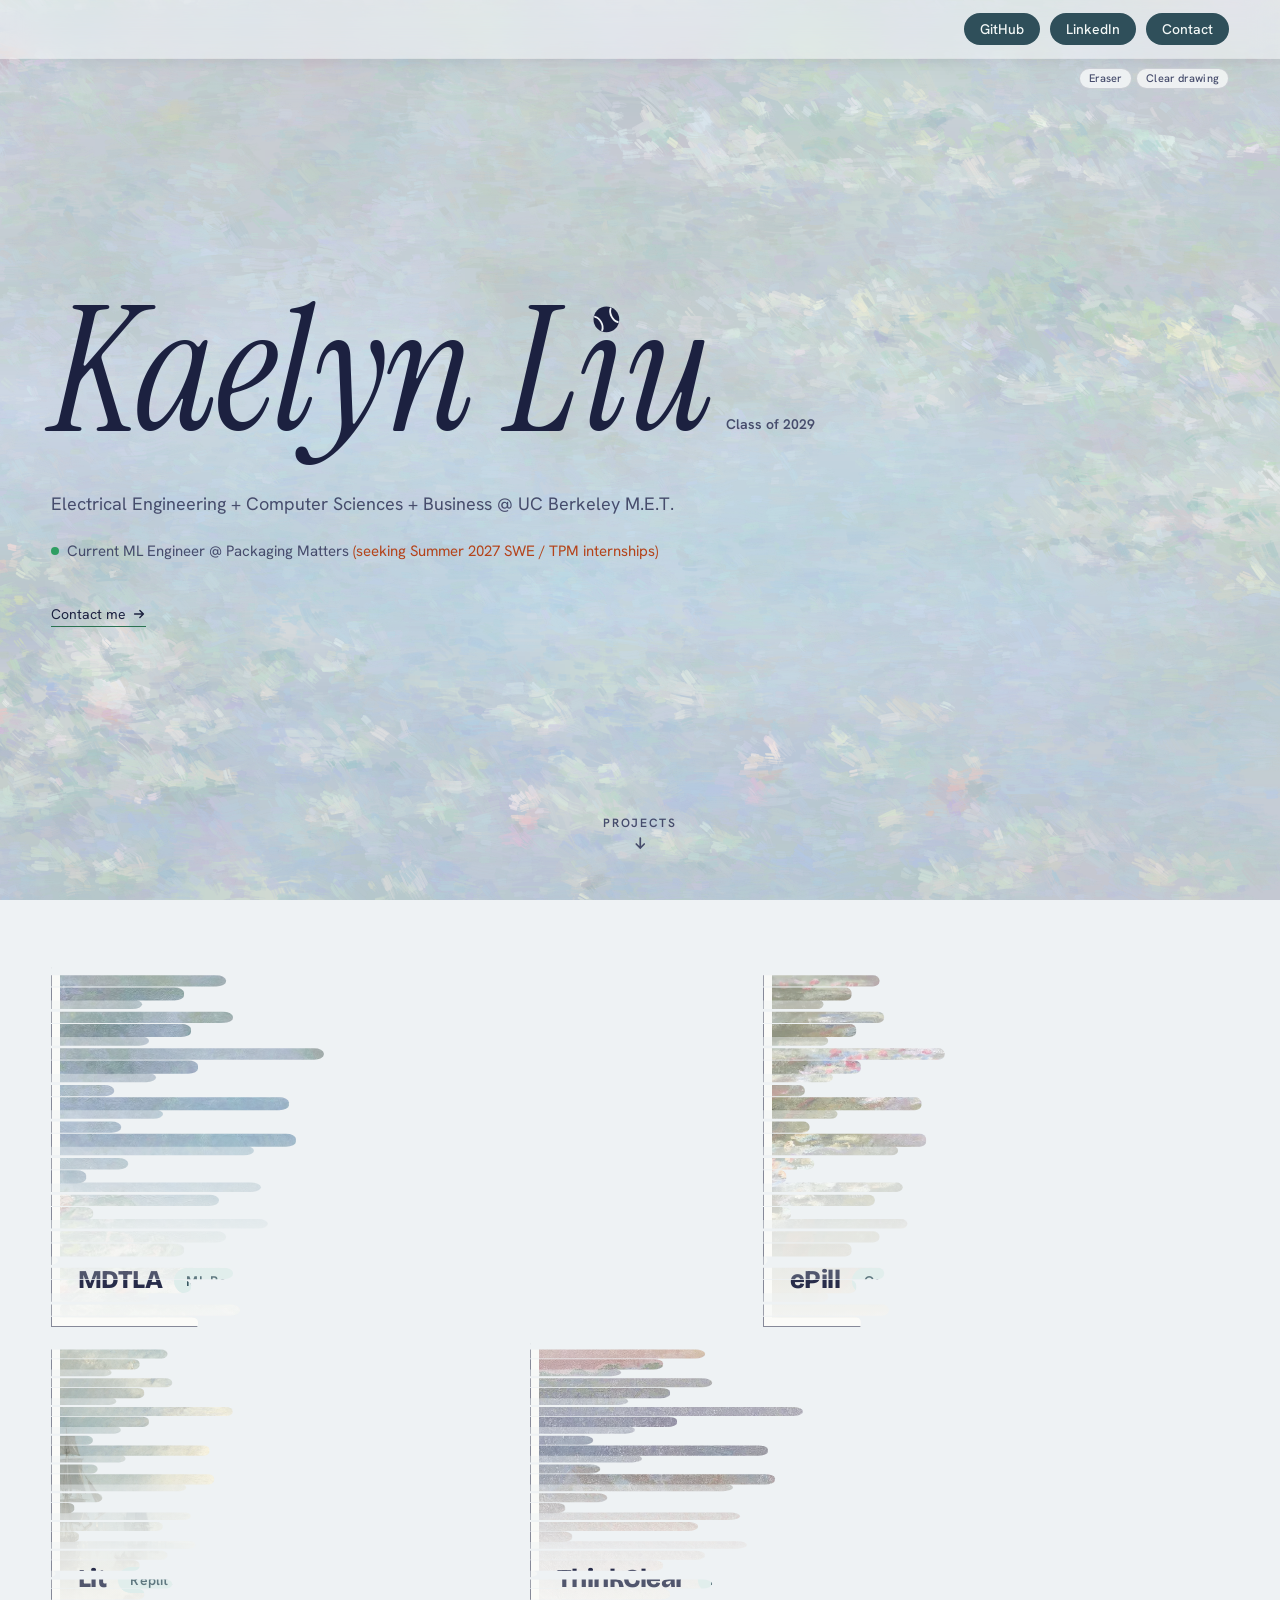
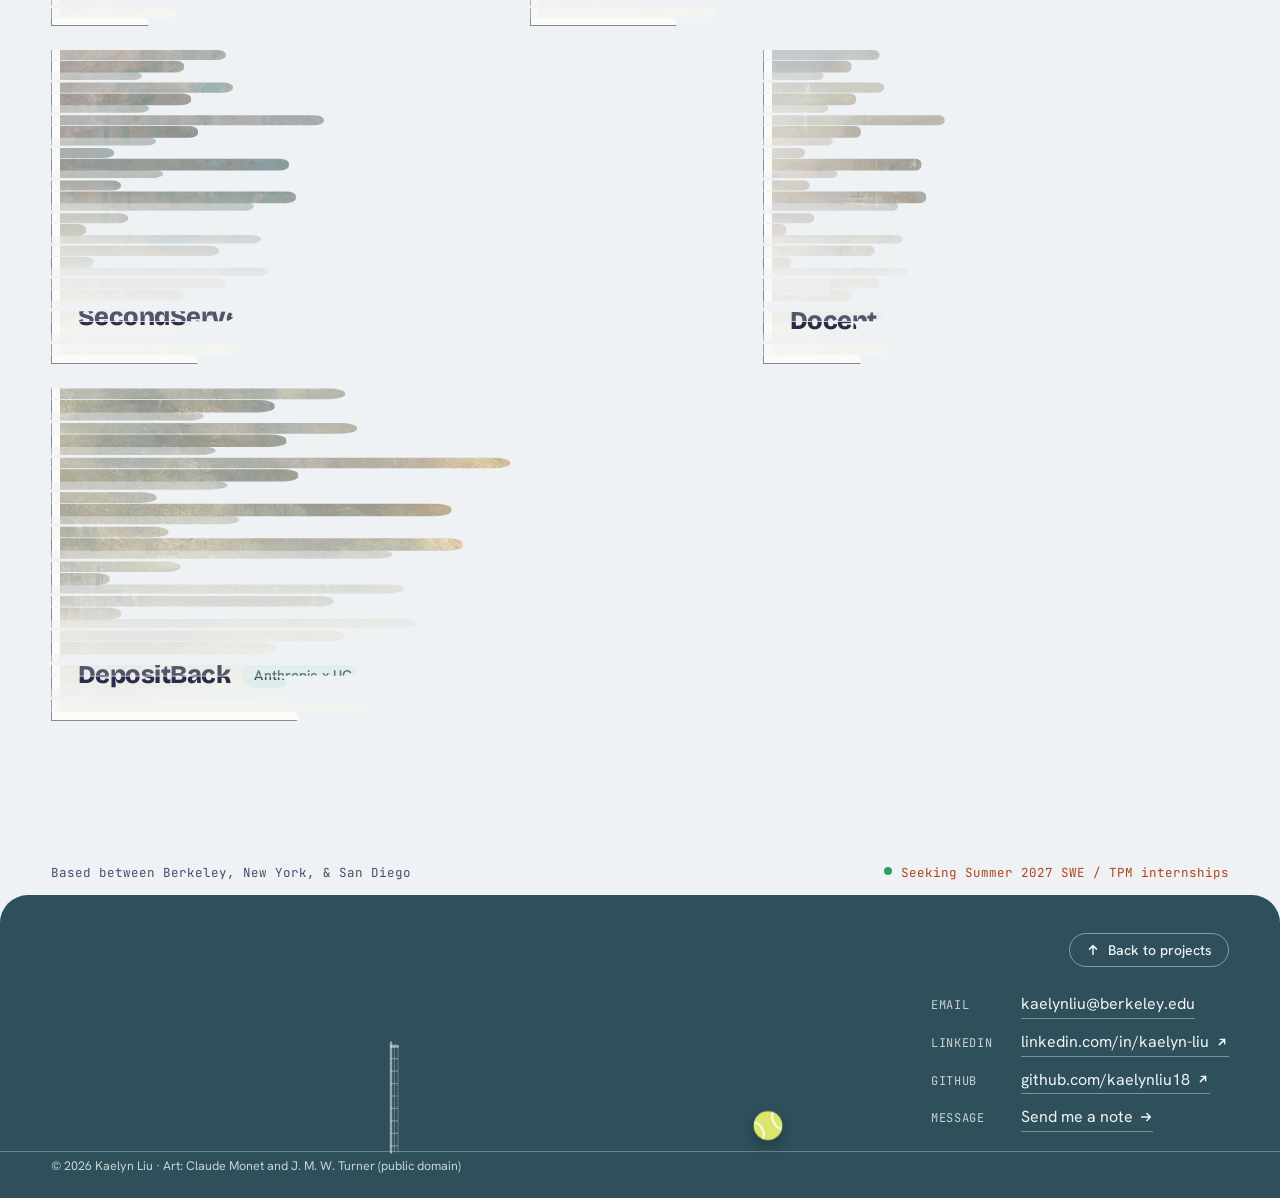
<file: index.html>
<!doctype html>
<html lang="en">
<head>
<meta charset="utf-8">
<meta name="viewport" content="width=device-width, initial-scale=1">
<title>Kaelyn Liu · Software Engineer</title>
<meta name="description" content="Kaelyn Liu: software engineer studying EECS + Business at UC Berkeley. Computer vision, ML and full-stack projects.">
<link rel="preconnect" href="https://fonts.googleapis.com">
<link rel="preconnect" href="https://fonts.gstatic.com" crossorigin>
<link href="https://fonts.googleapis.com/css2?family=Bricolage+Grotesque:opsz,wght@12..96,500;12..96,700;12..96,800&family=Hanken+Grotesk:wght@400;500;600&family=JetBrains+Mono:wght@400;500&family=Instrument+Serif:ital@1&display=swap" rel="stylesheet">
<link rel="stylesheet" href="styles.css?v=215">
<link rel="icon" href="data:image/svg+xml,%3Csvg xmlns='http://www.w3.org/2000/svg' viewBox='0 0 32 32'%3E%3Crect width='32' height='32' rx='6' fill='%23cfdcef'/%3E%3Cpath d='M9 8v16M9 16l9-8M12 14l7 10' stroke='%231c2140' stroke-width='3' fill='none' stroke-linecap='round'/%3E%3C/svg%3E">
</head>
<body>
<a class="skip" href="#projects">Skip to projects</a>

<header class="nav" id="top">
  <a class="brand" href="#top">Kaelyn Liu</a>
  <nav class="nav-links" aria-label="Profiles">
    <a class="nav-pill" href="https://github.com/kaelynliu18" target="_blank" rel="noopener">GitHub</a>
    <a class="nav-pill" href="https://linkedin.com/in/kaelyn-liu" target="_blank" rel="noopener">LinkedIn</a>
    <a class="nav-pill" href="contact.html">Contact</a>
  </nav>
</header>

<main>
  <div class="top">
    <!-- Hero -->
    <section class="hero" aria-labelledby="name">
      <div class="hero-id">
        <div class="name-row"><h1 id="name" aria-label="Kaelyn Liu"><span class="nm" aria-hidden="true"><span class="ch" style="--d:0">K</span><span class="ch" style="--d:1">a</span><span class="ch" style="--d:2">e</span><span class="ch" style="--d:3">l</span><span class="ch" style="--d:4">y</span><span class="ch" style="--d:5">n</span><span class="ch sp" style="--d:6"> </span><span class="ch" style="--d:7">L</span><span class="ch idot" style="--d:8">ı<span class="ball" aria-hidden="true"><svg viewBox="0 0 20 20"><circle cx="10" cy="10" r="9.6" fill="#1c2140"/><path transform="rotate(-28 10 10)" d="M3.4 4.3c2.9 2.5 2.9 8.9 0 11.4M16.6 4.3c-2.9 2.5-2.9 8.9 0 11.4" fill="none" stroke="#eef2f6" stroke-width="1.4" stroke-linecap="round"/></svg></span></span><span class="ch" style="--d:9">u</span></span></h1><span class="year">Class of 2029</span></div>
        <p class="edu">Electrical Engineering + Computer Sciences + Business @ UC Berkeley M.E.T.</p>
      </div>
      <div class="hero-pitch">
        <p class="now"><span class="dot open" aria-hidden="true"></span><span>Current ML Engineer @ Packaging Matters <span class="seek">(seeking Summer 2027 SWE / TPM internships)</span></span></p>
        <p class="reach hero-reach"><a href="contact.html">Contact me <svg class="i" viewBox="0 0 16 16" aria-hidden="true"><path d="M3 8h10M9 4l4 4-4 4"/></svg></a></p>
      </div>
    </section>

    <!-- Projects: a gallery wall of faded Monets, each with its project written over it -->
    <section class="wall" id="projects" aria-labelledby="h-projects">
      <h2 id="h-projects" class="sr-only">Projects</h2>
      <ul class="tiles">
        <li><button class="tile" type="button" data-i="0" aria-controls="d-mdtla">
          <span class="frame"><img class="tile-art" src="assets/mdtla-cover.webp" width="1400" height="1120" alt="" loading="eager"><span class="cover-text"><span class="tile-title"><span class="tile-name">MDTLA</span><span class="badge">ML Researcher @ UAB AI.MED Lab</span></span><span class="tile-line">Multi-scale digital twin for predicting fatty liver disease progression</span><span class="tile-foot"><span class="tile-metric">98.3% classification accuracy</span></span></span></span>
        </button></li>
        <li><button class="tile" type="button" data-i="1" aria-controls="d-epill">
          <span class="frame"><img class="tile-art" src="assets/epill-cover.webp" width="1429" height="1143" alt="" loading="eager"><span class="cover-text"><span class="tile-title"><span class="tile-name">ePill</span><span class="badge">Congressional App Challenge Winner</span></span><span class="tile-line">Synthetic data generation for a computer-vision-based pill tracking app</span><span class="tile-foot"><span class="tile-metric">+3.7% over YOLOv10 baseline</span></span></span></span>
        </button></li>
        <li><button class="tile" type="button" data-i="2" aria-controls="d-lit">
          <span class="frame"><img class="tile-art" src="assets/lit-cover.webp" width="1400" height="1120" alt="" loading="eager"><span class="cover-text"><span class="tile-title"><span class="tile-name">Lit</span><span class="badge">Replit x Uber x ElevenLabs Hackathon Winner</span></span><span class="tile-line">Your on-call engineer</span><span class="tile-foot"><span class="tile-metric">Cut storefront setup time by 73%</span></span></span></span>
        </button></li>
        <li><button class="tile" type="button" data-i="3" aria-controls="d-thinkclear">
          <span class="frame"><img class="tile-art" src="assets/thinkclear-cover.webp" width="1181" height="945" alt="" loading="eager"><span class="cover-text"><span class="tile-title"><span class="tile-name">ThinkClear</span><span class="badge">Edge ML Engineer @ UPenn M&amp;TSI</span></span><span class="tile-line">Bone-conduction smart glasses with real-time edge facial recognition</span><span class="tile-foot"><span class="tile-metric">400k+ API requests supported</span></span></span></span>
        </button></li>
        <li><button class="tile" type="button" data-i="4" aria-controls="d-secondserve">
          <span class="frame"><img class="tile-art" src="assets/secondserve-cover.webp" width="1550" height="1240" alt="" loading="eager"><span class="cover-text"><span class="tile-title"><span class="tile-name">SecondServe</span><span class="badge">Software Developer</span></span><span class="tile-line">Physics-based digital twin for tennis serve optimization</span><span class="tile-foot"><span class="tile-metric wip">Still optimizing</span></span></span></span>
        </button></li>
        <li><button class="tile" type="button" data-i="5" aria-controls="d-docent">
          <span class="frame"><img class="tile-art" src="assets/docent-cover.webp?v=2" width="1400" height="1120" alt="" loading="eager"><span class="cover-text"><span class="tile-title"><span class="tile-name">Docent</span><span class="badge">Software Developer</span></span><span class="tile-line">Description coming soon</span></span></span>
        </button></li>
        <li><button class="tile" type="button" data-i="6" aria-controls="d-depositback">
          <span class="frame"><img class="tile-art" src="assets/depositback-cover.webp?v=2" width="1400" height="1120" alt="" loading="eager"><span class="cover-text"><span class="tile-title"><span class="tile-name">DepositBack</span><span class="badge">Anthropic x UC Berkeley Hackathon Winner</span></span><span class="tile-line">Multi-agent LLM system to help renters get their security deposits back</span><span class="tile-foot"><span class="tile-metric">15s end-to-end analysis</span></span></span></span>
        </button></li>
      </ul>
    </section>
    <div class="stage" aria-live="polite">
      <div class="stage-bar">
        <button class="ctl back" type="button"><svg class="i" viewBox="0 0 16 16" aria-hidden="true"><path d="M13 8H3M7 4 3 8l4 4"/></svg> All projects</button>
      </div>
      <article class="detail" id="d-mdtla" data-i="0" data-cover="assets/mdtla-cover.webp" aria-labelledby="t-mdtla">
        <figure class="detail-fig has-views"><div class="views" role="tablist" aria-label="MDTLA figures"><button type="button" role="tab" aria-selected="true" aria-controls="md-model" id="md-model-tab">Digital twin design</button><button type="button" role="tab" aria-selected="false" aria-controls="md-data" id="md-data-tab" tabindex="-1">Data pipeline</button><button type="button" role="tab" aria-selected="false" aria-controls="md-pred" id="md-pred-tab" tabindex="-1">Results</button></div><div class="view md-stack" role="tabpanel" id="md-model" aria-labelledby="md-model-tab"><p class="md-step md-label md-label-first">General biological structure</p><img class="md-anat" src="assets/liver-structure.webp" width="2516" height="618" loading="lazy" alt="Liver structure in three steps: the whole liver; the liver made of repeating hexagonal lobules; one lobule, with blood vessels running in from the edges to a central vein."><p class="md-credit">Liver structure diagram: <a href="https://old-ib.bioninja.com.au/options/option-d-human-physiology/d3-functions-of-the-liver/liver-structure.html" target="_blank" rel="noopener">BioNinja</a>.</p><p class="md-step md-label">MDTLA framework</p><svg class="md-fw" viewBox="0 0 2220 1390" role="img" aria-label="MDTLA framework: patient data (age, sex, BMI, T2D status, genes) sets model parameters that drive a hexagonal liver-lobule digital twin of hepatocytes, stellate, endothelial and Kupffer cells, linked to the patient by a bidirectional feedback loop."><defs><marker id="mdh" viewBox="0 0 10 10" refX="9" refY="5" markerWidth="5" markerHeight="5" orient="auto"><path d="M0 0 10 5 0 10z" fill="#1c2140"/></marker></defs><image href="assets/mdtla-framework.webp" width="2220" height="1390"/><g fill="none" stroke="#1c2140" marker-end="url(#mdh)"><g class="md-base" stroke-width="2"><path d="M558 364 L771 415"/><path d="M558 364 L771 596"/><path d="M558 364 L771 778"/><path d="M558 364 L771 957"/><path d="M558 364 L771 1138"/><path d="M558 479 L771 415"/><path d="M558 479 L771 596"/><path d="M558 479 L771 778"/><path d="M558 479 L771 957"/><path d="M558 479 L771 1138"/><path d="M558 594 L771 415"/><path d="M558 594 L771 596"/><path d="M558 594 L771 778"/><path d="M558 594 L771 957"/><path d="M558 594 L771 1138"/><path d="M558 710 L771 415"/><path d="M558 710 L771 596"/><path d="M558 710 L771 778"/><path d="M558 710 L771 957"/><path d="M558 710 L771 1138"/><path d="M558 967 L771 415"/><path d="M558 967 L771 596"/><path d="M558 967 L771 778"/><path d="M558 967 L771 957"/><path d="M558 967 L771 1138"/><path d="M558 1083 L771 415"/><path d="M558 1083 L771 596"/><path d="M558 1083 L771 778"/><path d="M558 1083 L771 957"/><path d="M558 1083 L771 1138"/><path d="M558 1198 L771 415"/><path d="M558 1198 L771 596"/><path d="M558 1198 L771 778"/><path d="M558 1198 L771 957"/><path d="M558 1198 L771 1138"/></g><g class="md-base" stroke-width="3"><path d="M1022 415 L1174 600"/><path d="M1022 596 L1174 690"/><path d="M1022 778 L1174 778"/><path d="M1022 957 L1174 866"/><path d="M1022 1138 L1174 955"/></g></g><g class="md-pulse" fill="none" stroke="#2f4f5a" stroke-width="3.2" stroke-linecap="round"><path d="M558 364 L771 415" pathLength="100" style="--d:0.09s"/><path d="M558 364 L771 596" pathLength="100" style="--d:0.05s"/><path d="M558 364 L771 778" pathLength="100" style="--d:0.19s"/><path d="M558 364 L771 957" pathLength="100" style="--d:0.02s"/><path d="M558 364 L771 1138" pathLength="100" style="--d:0.16s"/><path d="M558 479 L771 415" pathLength="100" style="--d:0.11s"/><path d="M558 479 L771 596" pathLength="100" style="--d:0.02s"/><path d="M558 479 L771 778" pathLength="100" style="--d:0.14s"/><path d="M558 479 L771 957" pathLength="100" style="--d:0.02s"/><path d="M558 479 L771 1138" pathLength="100" style="--d:0.12s"/><path d="M558 594 L771 415" pathLength="100" style="--d:0.02s"/><path d="M558 594 L771 596" pathLength="100" style="--d:0.03s"/><path d="M558 594 L771 778" pathLength="100" style="--d:0.12s"/><path d="M558 594 L771 957" pathLength="100" style="--d:0.23s"/><path d="M558 594 L771 1138" pathLength="100" style="--d:0.03s"/><path d="M558 710 L771 415" pathLength="100" style="--d:0.06s"/><path d="M558 710 L771 596" pathLength="100" style="--d:0.17s"/><path d="M558 710 L771 778" pathLength="100" style="--d:0.27s"/><path d="M558 710 L771 957" pathLength="100" style="--d:0.16s"/><path d="M558 710 L771 1138" pathLength="100" style="--d:0.11s"/><path d="M558 967 L771 415" pathLength="100" style="--d:0.28s"/><path d="M558 967 L771 596" pathLength="100" style="--d:0.02s"/><path d="M558 967 L771 778" pathLength="100" style="--d:0.23s"/><path d="M558 967 L771 957" pathLength="100" style="--d:0.08s"/><path d="M558 967 L771 1138" pathLength="100" style="--d:0.05s"/><path d="M558 1083 L771 415" pathLength="100" style="--d:0.03s"/><path d="M558 1083 L771 596" pathLength="100" style="--d:0.09s"/><path d="M558 1083 L771 778" pathLength="100" style="--d:0.23s"/><path d="M558 1083 L771 957" pathLength="100" style="--d:0.05s"/><path d="M558 1083 L771 1138" pathLength="100" style="--d:0.16s"/><path d="M558 1198 L771 415" pathLength="100" style="--d:0.19s"/><path d="M558 1198 L771 596" pathLength="100" style="--d:0.11s"/><path d="M558 1198 L771 778" pathLength="100" style="--d:0.16s"/><path d="M558 1198 L771 957" pathLength="100" style="--d:0.02s"/><path d="M558 1198 L771 1138" pathLength="100" style="--d:0.02s"/><path class="fast" d="M1022 415 L1174 600" pathLength="100" style="--d:3.12s"/><path class="fast" d="M1022 596 L1174 690" pathLength="100" style="--d:3.18s"/><path class="fast" d="M1022 778 L1174 778" pathLength="100" style="--d:3.24s"/><path class="fast" d="M1022 957 L1174 866" pathLength="100" style="--d:3.31s"/><path class="fast" d="M1022 1138 L1174 955" pathLength="100" style="--d:3.37s"/></g></svg></div><div class="view" role="tabpanel" id="md-data" aria-labelledby="md-data-tab" hidden><svg class="flow" viewBox="0 0 1340 790" role="img" aria-labelledby="md-data-title" font-family="inherit"><title id="md-data-title">MDTLA data preprocessing: of 29,404 participants in a Brazil cohort, 20,197 without follow-up were excluded, leaving 9,207. Variables more than 5% missing were deleted and remaining gaps filled by KNN imputation. Separately, gene expression from 191 participants in the European NAFLD Registry went through differential gene expression analysis in R and pathway enrichment analysis. Both feed digital twin model training.</title><defs><marker id="da" viewBox="0 0 10 10" refX="9" refY="5" markerWidth="8" markerHeight="8" orient="auto"><path d="M0 1 9 5 0 9z" fill="#464c6c"/></marker></defs><text x="40" y="28" font-size="18" font-weight="600" letter-spacing="2" fill="#464c6c" opacity=".75">EHR + CLINICAL DATA · BRAZIL COHORT</text><text x="1320" y="28" text-anchor="end" font-size="18" font-weight="600" letter-spacing="2" fill="#464c6c" opacity=".75">GENE EXPRESSION · NAFLD REGISTRY</text><g class="flow-edges" fill="none" stroke-width="2"><path d="M200 180 V296" stroke="#464c6c" marker-end="url(#da)"/><path d="M200 200 H446" stroke="#464c6c" marker-end="url(#da)"/><path d="M200 390 V430 H135 V466" stroke="#464c6c" marker-end="url(#da)"/><path d="M200 430 H445 V466" stroke="#464c6c" marker-end="url(#da)"/><path d="M445 580 V720 H466" stroke="#464c6c" marker-end="url(#da)"/><path d="M1160 180 V256" stroke="#464c6c" marker-end="url(#da)"/><path d="M1160 400 V476" stroke="#464c6c" marker-end="url(#da)"/><path d="M1000 330 H800 V666" stroke="#464c6c" marker-end="url(#da)"/><path d="M1160 590 V720 H894" stroke="#464c6c" marker-end="url(#da)"/></g><rect x="40" y="70" width="320" height="110" rx="14" fill="#e2f1e8" stroke="#9ccbb0" stroke-width="2"/><text text-anchor="middle" font-size="24" fill="#1c2140"><tspan x="200" y="118.4" font-weight="500">29,404 participants</tspan><tspan x="200" y="148.4" font-weight="500">from Brazil cohort</tspan></text><rect x="450" y="150" width="330" height="100" rx="14" fill="#f6f6f8" stroke="#d9dbe3" stroke-width="2"/><text text-anchor="middle" font-size="24" fill="#1c2140"><tspan x="615" y="193.4" font-weight="500">Excluded: no follow-up</tspan><tspan x="615" y="223.4" font-weight="500">(n = 20,197)</tspan></text><rect x="40" y="300" width="320" height="90" rx="14" fill="#f3f5fa" stroke="#c7cde0" stroke-width="2"/><text text-anchor="middle" font-size="24" fill="#1c2140"><tspan x="200" y="353.4" font-weight="500">9,207 included</tspan></text><rect x="0" y="470" width="270" height="110" rx="14" fill="#f6f6f8" stroke="#d9dbe3" stroke-width="2"/><text text-anchor="middle" font-size="24" fill="#1c2140"><tspan x="135" y="518.4" font-weight="500">Variables >5%</tspan><tspan x="135" y="548.4" font-weight="500">missing deleted</tspan></text><rect x="300" y="470" width="290" height="110" rx="14" fill="#f3f5fa" stroke="#c7cde0" stroke-width="2"/><text text-anchor="middle" font-size="24" fill="#1c2140"><tspan x="445" y="518.4" font-weight="500">Remaining gaps filled</tspan><tspan x="445" y="548.4" font-weight="500">with KNN imputation</tspan></text><rect x="1000" y="70" width="320" height="110" rx="14" fill="#e2f1e8" stroke="#9ccbb0" stroke-width="2"/><text text-anchor="middle" font-size="24" fill="#1c2140"><tspan x="1160" y="118.4" font-weight="500">191 participants from</tspan><tspan x="1160" y="148.4" font-weight="500">European NAFLD Registry</tspan></text><rect x="1000" y="260" width="320" height="140" rx="14" fill="#f3f5fa" stroke="#c7cde0" stroke-width="2"/><text text-anchor="middle" font-size="24" fill="#1c2140"><tspan x="1160" y="308.4" font-weight="500">Differential gene</tspan><tspan x="1160" y="338.4" font-weight="500">expression analysis</tspan><tspan x="1160" y="368.4" font-weight="500">in R</tspan></text><rect x="1000" y="480" width="320" height="110" rx="14" fill="#f3f5fa" stroke="#c7cde0" stroke-width="2"/><text text-anchor="middle" font-size="24" fill="#1c2140"><tspan x="1160" y="528.4" font-weight="500">Pathway enrichment</tspan><tspan x="1160" y="558.4" font-weight="500">analysis</tspan></text><rect x="470" y="670" width="420" height="100" rx="14" fill="#fbeee6" stroke="#e6b79d" stroke-width="2"/><text text-anchor="middle" font-size="24" fill="#1c2140"><tspan x="680" y="728.4" font-weight="500">Digital twin model training</tspan></text></svg>


</div><div class="view" role="tabpanel" id="md-pred" aria-labelledby="md-pred-tab" hidden><svg class="md-pred" viewBox="0 0 1596 1056" role="img" aria-label="A 3 by 3 grid of simulated liver tissue at t0, t5 and t10. Control: the tissue stays healthy. Develops MASLD with no treatment: fat droplets spread through the hepatocytes and the vessel network breaks down by t10. Develops MASLD with treatment: fat appears at t5 but has mostly cleared by t10." font-family="inherit"><image href="assets/mdtla-grid.webp" x="250" y="74" width="1338" height="976"/><text x="462" y="48" text-anchor="middle" font-size="46" font-weight="600" fill="#464c6c">t<tspan font-size="30" dy="10">0</tspan></text><text x="917.5" y="48" text-anchor="middle" font-size="46" font-weight="600" fill="#464c6c">t<tspan font-size="30" dy="10">5</tspan></text><text x="1375" y="48" text-anchor="middle" font-size="46" font-weight="600" fill="#464c6c">t<tspan font-size="30" dy="10">10</tspan></text><text transform="translate(216 226) rotate(-90)" text-anchor="middle" font-size="40" font-weight="600" fill="#464c6c">Control</text><text transform="translate(216 562) rotate(-90)" text-anchor="middle" font-size="40" font-weight="600" fill="#464c6c">No treatment</text><text transform="translate(216 898) rotate(-90)" text-anchor="middle" font-size="40" font-weight="600" fill="#464c6c">Treatment</text><path d="M168 442 H150 V1018 H168" fill="none" stroke="#464c6c" stroke-width="2.5" opacity=".7"/><text transform="translate(108 730) rotate(-90)" text-anchor="middle" font-size="40" font-weight="600" fill="#464c6c">Develops MASLD</text></svg><figcaption>Sample predictions from the twin over time: a control patient, and a patient who develops MASLD, with and without an intervention. Yellow dots are steatotic (fatty) liver cells.</figcaption></div></figure>
        <div class="detail-body">
          <div class="title-row"><h3 id="t-mdtla" tabindex="-1">MDTLA</h3><span class="badge">ML Researcher @ UAB AI.MED Lab</span></div>
          <p class="context">Multi-Scale Digital Twin for Liver Aging</p>
          <ul class="results"><li><span class="num">98.3%</span> MASLD classification accuracy, n = 9,200</li><li><span class="num">26.9%</span> lower onset-time RMSE than XGBoost</li></ul>
          <p class="blurb">Fatty liver disease affects 25–40% of Western adults and often goes unnoticed until it's too late. My framework turns a patient's multi-omics and EHR data into a digital twin of their liver. The twin combines mechanistic ODEs, stochastic cell-state transitions and agent-based simulation to predict whether the disease will develop, and when, to within 0.95 years (RMSE).</p>
          <ul class="stack" aria-label="Skills used"><li>MATLAB</li><li>Python</li><li>R</li><li>ODE models</li><li>Markov chains</li><li>Agent-based modeling</li><li>XGBoost</li></ul>
          <p class="links"><a href="https://github.com/kaelynliu18/MDTLA-Digital-Twin-Framework" target="_blank" rel="noopener">Code <svg class="i" viewBox="0 0 16 16" aria-hidden="true"><path d="M5 11 11 5M6 5h5v5"/></svg></a></p>
        </div>
      </article>
      <article class="detail" id="d-epill" data-i="1" data-cover="assets/epill-cover.webp" aria-labelledby="t-epill">
        <figure class="detail-fig has-views"><div class="views" role="tablist" aria-label="ePill figures"><button type="button" role="tab" aria-selected="true" aria-controls="ep-app" id="ep-app-tab">App design</button><button type="button" role="tab" aria-selected="false" aria-controls="ep-sys" id="ep-sys-tab" tabindex="-1">System design</button><button type="button" role="tab" aria-selected="false" aria-controls="ep-data" id="ep-data-tab" tabindex="-1">Synthetic data generation</button></div><div class="view" role="tabpanel" id="ep-app" aria-labelledby="ep-app-tab"><div class="spin"><div class="spin-stage" tabindex="0" role="group" aria-roledescription="carousel" aria-label="App screens in the order a patient uses them; drag, swipe or use the arrow keys to turn"><ol class="spin-track"><li class="spin-phone" data-title="Reminder" data-note="Notifies the patient when meds are due"><span class="device"><img src="assets/epill-screen-reminder.webp" width="540" height="1100" loading="lazy" draggable="false" alt="Reminder pop-up: Time to take your meds! Clindamycin Hydrochloride, Tylenol, with Log now and Remind me later buttons."></span></li><li class="spin-phone" data-title="Schedule" data-note="Shows which pills to take and when"><span class="device"><img src="assets/epill-screen-schedule.webp" width="540" height="1100" loading="lazy" draggable="false" alt="Today's schedule: 8 AM and 12 PM doses marked All taken with photo thumbnails; the 8 PM dose has a Log these pills button."></span></li><li class="spin-phone" data-title="Log pills" data-note="Lets users log pills from a single photo"><span class="device"><img src="assets/epill-screen-log.webp" width="540" height="1100" loading="lazy" draggable="false" alt="Log pills: a photo of five pills in a hand, identified as 3 Clindamycin and 2 Tylenol, both correct, with a Confirm all taken button."></span></li><li class="spin-phone" data-title="Ensure correct count" data-note="Catches errors before they're logged"><span class="device"><img src="assets/epill-screen-wrong.webp" width="540" height="1100" loading="lazy" draggable="false" alt="Log pills with a mismatch: Tylenol 2 pills detected, correct; Clindamycin Hydrochloride flagged in red, detected 2, need 3, with Retake photo and Confirm all taken buttons."></span></li><li class="spin-phone" data-title="Chat" data-note="Keeps the doctor or caregiver easily in reach"><span class="device"><img src="assets/epill-screen-chat.webp" width="540" height="1100" loading="lazy" draggable="false" alt="Chat screen with the patient's doctor, showing the message Hi Dr. Whitfield!"></span></li></ol></div><div class="spin-dots" aria-hidden="true"><i></i><i></i><i></i><i></i><i></i></div><p class="spin-cap" aria-live="polite"><b>1. Reminder</b>Notifies the patient when meds are due</p></div></div><div class="view" role="tabpanel" id="ep-sys" aria-labelledby="ep-sys-tab" hidden><svg class="flow" viewBox="0 0 1600 765" role="img" aria-labelledby="ep-flow-title" font-family="inherit"><title id="ep-flow-title">ePill system design: a reminder prompts the patient to photograph the dose; the photo and the patient's own reference photos go to a Supabase edge function, which asks a Gemini 2.5 Flash model fine-tuned on synthetic images for each pill's name, count and confidence. The app checks the right pill and count, the patient confirms, and the dose log and photo are saved to Postgres and Storage. Confirmed photos become future reference photos, and caregivers see doses update in real time.</title><defs><marker id="ea" viewBox="0 0 10 10" refX="9" refY="5" markerWidth="8" markerHeight="8" orient="auto"><path d="M0 1 9 5 0 9z" fill="#464c6c"/></marker><marker id="eb" viewBox="0 0 10 10" refX="9" refY="5" markerWidth="8" markerHeight="8" orient="auto"><path d="M0 1 9 5 0 9z" fill="#2a7351"/></marker></defs><text x="20" y="28" font-size="18" font-weight="600" letter-spacing="2" fill="#464c6c" opacity=".75">PATIENT APP · REACT NATIVE</text><text x="560" y="28" font-size="18" font-weight="600" letter-spacing="2" fill="#464c6c" opacity=".75">SUPABASE</text><text x="1180" y="28" font-size="18" font-weight="600" letter-spacing="2" fill="#464c6c" opacity=".75">VERTEX AI</text><text x="1040" y="578" font-size="18" font-weight="600" letter-spacing="2" fill="#464c6c" opacity=".75">CAREGIVER</text><g class="flow-edges" fill="none" stroke-width="2"><path d="M170.0 180 V231" stroke="#464c6c" marker-end="url(#ea)"/><path d="M320 285 H556" stroke="#464c6c" marker-end="url(#ea)"/><path d="M960 260 H1176" stroke="#464c6c" marker-end="url(#ea)"/><path d="M1180 315 H964" stroke="#464c6c" marker-end="url(#ea)"/><path d="M560 335 H450 V455 H324" stroke="#464c6c" marker-end="url(#ea)"/><path d="M170.0 560 V616" stroke="#464c6c" marker-end="url(#ea)"/><path d="M320 700 H556" stroke="#464c6c" marker-end="url(#ea)"/><path d="M320 655 H500 V495 H556" stroke="#464c6c" marker-end="url(#ea)"/><path d="M760 440 V364" stroke="#2a7351" marker-end="url(#eb)" stroke-width="2.5"/><path d="M1380 440 V374" stroke="#464c6c" marker-end="url(#ea)"/><path d="M960 680 H1036" stroke="#464c6c" marker-end="url(#ea)"/><path d="M1240 680 H1296" stroke="#464c6c" marker-end="url(#ea)"/></g><text x="438" y="272" text-anchor="middle" font-size="18" fill="#464c6c" font-weight="500" stroke="#fff" stroke-width="6" stroke-linejoin="round" paint-order="stroke">photo + reference photos</text><text x="1068" y="247" text-anchor="middle" font-size="18" fill="#464c6c" font-weight="500" stroke="#fff" stroke-width="6" stroke-linejoin="round" paint-order="stroke">retries if overloaded</text><text x="1072" y="342" text-anchor="middle" font-size="18" fill="#464c6c" font-weight="500" stroke="#fff" stroke-width="6" stroke-linejoin="round" paint-order="stroke">name · count · confidence</text><text x="462" y="400" text-anchor="start" font-size="18" fill="#464c6c" font-weight="500" stroke="#fff" stroke-width="6" stroke-linejoin="round" paint-order="stroke">results</text><text x="438" y="687" text-anchor="middle" font-size="18" fill="#464c6c" font-weight="500" stroke="#fff" stroke-width="6" stroke-linejoin="round" paint-order="stroke">dose log</text><text x="512" y="580" text-anchor="start" font-size="18" fill="#464c6c" font-weight="500" stroke="#fff" stroke-width="6" stroke-linejoin="round" paint-order="stroke">photo</text><text x="774" y="404" text-anchor="start" font-size="18" fill="#2a7351" font-weight="600" stroke="#fff" stroke-width="6" stroke-linejoin="round" paint-order="stroke">past confirmed photos become references</text><text x="1394" y="410" text-anchor="start" font-size="18" fill="#464c6c" font-weight="500" stroke="#fff" stroke-width="6" stroke-linejoin="round" paint-order="stroke">trained on</text><rect x="20" y="70" width="300" height="110" rx="14" fill="#e2f1e8" stroke="#9ccbb0" stroke-width="2"/><text text-anchor="middle" font-size="25" fill="#1c2140"><tspan x="170" y="118.75" font-weight="600">Reminder fires</tspan><tspan x="170" y="148.75" font-size="19" fill="#464c6c">snooze 15 / 30 / 60 min</tspan></text><rect x="20" y="235" width="300" height="100" rx="14" fill="#f3f5fa" stroke="#c7cde0" stroke-width="2"/><text text-anchor="middle" font-size="25" fill="#1c2140"><tspan x="170" y="278.75" font-weight="600">Snap a photo</tspan><tspan x="170" y="308.75" font-weight="600">of the dose</tspan></text><rect x="20" y="420" width="300" height="140" rx="14" fill="#f3f5fa" stroke="#c7cde0" stroke-width="2"/><text text-anchor="middle" font-size="25" fill="#1c2140"><tspan x="170" y="468.75" font-weight="600">Check each pill:</tspan><tspan x="170" y="498.75" font-weight="600">right name,</tspan><tspan x="170" y="528.75" font-weight="600">right count</tspan></text><rect x="20" y="620" width="300" height="110" rx="14" fill="#f3f5fa" stroke="#c7cde0" stroke-width="2"/><text text-anchor="middle" font-size="25" fill="#1c2140"><tspan x="170" y="668.75" font-weight="600">Patient confirms</tspan><tspan x="170" y="698.75" font-size="19" fill="#464c6c">nothing logs on its own</tspan></text><rect x="560" y="210" width="400" height="150" rx="14" fill="#f3f5fa" stroke="#c7cde0" stroke-width="2"/><text text-anchor="middle" font-size="25" fill="#1c2140"><tspan x="760" y="278.75" font-weight="600">Edge function</tspan><tspan x="760" y="308.75" font-size="19" fill="#464c6c">process-image (Deno)</tspan></text><rect x="560" y="440" width="400" height="110" rx="14" fill="#f3f5fa" stroke="#c7cde0" stroke-width="2"/><text text-anchor="middle" font-size="25" fill="#1c2140"><tspan x="760" y="488.75" font-weight="600">Storage</tspan><tspan x="760" y="518.75" font-size="19" fill="#464c6c">private dose photos</tspan></text><rect x="560" y="610" width="400" height="130" rx="14" fill="#f3f5fa" stroke="#c7cde0" stroke-width="2"/><text text-anchor="middle" font-size="25" fill="#1c2140"><tspan x="760" y="653.75" font-weight="600">Postgres</tspan><tspan x="760" y="683.75" font-size="19" fill="#464c6c">meds, dose logs, links</tspan><tspan x="760" y="713.75" font-size="19" fill="#464c6c">row-level security</tspan></text><rect x="1180" y="200" width="400" height="170" rx="14" fill="#fbeee6" stroke="#e6b79d" stroke-width="2"/><text text-anchor="middle" font-size="25" fill="#1c2140"><tspan x="1380" y="278.75" font-weight="600">Gemini 2.5 Flash</tspan><tspan x="1380" y="308.75" font-size="19" fill="#464c6c">fine-tuned on Vertex AI</tspan></text><rect x="1180" y="440" width="400" height="110" rx="14" fill="#f3f5fa" stroke="#c7cde0" stroke-width="2"/><text text-anchor="middle" font-size="25" fill="#1c2140"><tspan x="1380" y="488.75" font-weight="600">Synthetic training</tspan><tspan x="1380" y="518.75" font-size="19" fill="#464c6c">images (Synthetic data tab)</tspan></text><rect x="1040" y="625" width="200" height="110" rx="14" fill="#f3f5fa" stroke="#c7cde0" stroke-width="2"/><text text-anchor="middle" font-size="25" fill="#1c2140"><tspan x="1140" y="673.75" font-weight="600">Realtime</tspan><tspan x="1140" y="703.75" font-size="19" fill="#464c6c">push updates</tspan></text><rect x="1300" y="615" width="280" height="130" rx="14" fill="#e2f1e8" stroke="#9ccbb0" stroke-width="2"/><text text-anchor="middle" font-size="25" fill="#1c2140"><tspan x="1440" y="658.75" font-weight="600">Caregiver app</tspan><tspan x="1440" y="688.75" font-size="19" fill="#464c6c">sees doses live,</tspan><tspan x="1440" y="718.75" font-size="19" fill="#464c6c">edits meds, chats</tspan></text></svg></div><div class="view" role="tabpanel" id="ep-data" aria-labelledby="ep-data-tab" hidden><img class="pipe-flow" src="assets/epill-pipeline.webp" width="2085" height="685" loading="lazy" alt="The synthetic-data pipeline in five steps: 0, the original reference photo of an orange tablet, front and back; 1, image segmentation, the tablet cut out from its background; 2, random positioning, pill outlines scattered on a 1000-pixel canvas; 3, drop shadows rendered where the pills will sit; 4, mimic real-world, the pills composited onto a gray surface."></div></figure>
        <div class="detail-body">
          <div class="title-row"><h3 id="t-epill" tabindex="-1">ePill</h3><span class="badge">Congressional App Challenge Winner</span></div>
          <p class="context">Automatic medication logging</p>
          <ul class="results"><li><span class="num">+3.7%</span> accuracy over a YOLOv10 baseline</li><li><span class="num">2,452</span> pill classes supported</li></ul>
          <p class="blurb"><b>Overview:</b> Medication errors contribute to an estimated 7,000 to 9,000 deaths annually in the U.S. alone, and negatively affect over 7 million people. ePill automates the pill-tracking process, using deep learning to ensure the correct pills are taken at the right time, offering a solution that is faster and more reliable.</p><p class="blurb"><b>Training:</b> Fine-tuned Gemini 2.5 Flash on synthetic images generated using LAB color-space thresholding and Poisson-disk sampling to outperform a YOLOv10 baseline.</p>
          <ul class="stack" aria-label="Skills used"><li>Python</li><li>Gemini 2.5 Flash</li><li>TypeScript</li><li>React Native</li><li>Expo Router</li><li>Supabase Edge Functions</li><li>PostgreSQL</li></ul>
          <p class="links"><a href="https://github.com/kaelynliu18/epill" target="_blank" rel="noopener">Code <svg class="i" viewBox="0 0 16 16" aria-hidden="true"><path d="M5 11 11 5M6 5h5v5"/></svg></a><a href="https://youtu.be/BkJ2n6FV53w" target="_blank" rel="noopener">Demo video <svg class="i" viewBox="0 0 16 16" aria-hidden="true"><path d="M5 11 11 5M6 5h5v5"/></svg></a></p>
        </div>
      </article>
      <article class="detail" id="d-lit" data-i="2" data-cover="assets/lit-cover.webp" aria-labelledby="t-lit">
        <figure class="detail-fig has-views"><div class="views" role="tablist" aria-label="Lit figures"><button type="button" role="tab" aria-selected="true" aria-controls="lit-flow" id="lit-flow-tab">System design</button></div><div class="view" role="tabpanel" id="lit-flow" aria-labelledby="lit-flow-tab"><svg class="flow" viewBox="0 0 1600 780" role="img" aria-labelledby="lit-flow-title" font-family="inherit"><title id="lit-flow-title">Lit system flow: the seller taps call in the lit web app, which uses the phone camera and mic. An ElevenLabs voice agent talks with the seller while Gemini enhances the items the seller shows so they are ready to market; both fill a Zod-checked draft catalog in the lit backend. The seller approves with one tap. A build harness then runs specialist tasks on one Replit app through its MCP server with OAuth: design, frontend, catalog, QA and deploy. After a logged-out check passes, the live shop is on Replit and the seller gets a Your shop is live email.</title><defs><marker id="lta" viewBox="0 0 10 10" refX="9" refY="5" markerWidth="8" markerHeight="8" orient="auto"><path d="M0 1 9 5 0 9z" fill="#464c6c"/></marker></defs><text x="20" y="40" font-size="19" font-weight="600" letter-spacing="2" fill="#464c6c" opacity=".75">ON THE CALL</text><text x="392" y="440" font-size="19" font-weight="600" letter-spacing="2" fill="#464c6c" opacity=".75">BUILD HARNESS: SPECIALIST TASKS ON ONE REPLIT APP (MCP + OAUTH)</text><rect x="20" y="584" width="28" height="28" rx="7" fill="#e3eefb" stroke="#a9c4e6" stroke-width="2"/><text x="62" y="607" font-size="22" fill="#1c2140">AI on the call</text><rect x="20" y="624" width="28" height="28" rx="7" fill="#ebe8fb" stroke="#b3aae4" stroke-width="2"/><text x="62" y="647" font-size="22" fill="#1c2140">Build harness</text><g fill="none" stroke="#464c6c" stroke-width="2"><path d="M220 200 H276" marker-end="url(#lta)"/><path d="M510 200 H540 V120 H566" marker-end="url(#lta)"/><path d="M510 200 H540 V280 H566" marker-end="url(#lta)"/><path d="M820 120 H850 V195 H876" marker-end="url(#lta)"/><path d="M820 280 H850 V225 H876" marker-end="url(#lta)"/><path d="M1100 210 H1156" marker-end="url(#lta)"/><path d="M1260 270 V410 H365 V472" marker-end="url(#lta)"/><path d="M450 520 H496" marker-end="url(#lta)"/><path d="M670 520 H716" marker-end="url(#lta)"/><path d="M890 520 H936" marker-end="url(#lta)"/><path d="M1110 520 H1156" marker-end="url(#lta)"/><path d="M1330 520 H1386" marker-end="url(#lta)"/><path d="M1485 576 V632" marker-end="url(#lta)"/><path d="M1245 564 V600 H1215 V632" marker-end="url(#lta)"/></g><rect x="20" y="140" width="200" height="120" rx="14" fill="#e2f1e8" stroke="#9ccbb0" stroke-width="2"/><text text-anchor="middle" font-size="26" fill="#1c2140"><tspan x="120" y="193.1">Seller</tspan><tspan x="120" y="225.1">taps call</tspan></text><rect x="280" y="132" width="230" height="136" rx="14" fill="#f3f5fa" stroke="#c7cde0" stroke-width="2"/><text text-anchor="middle" font-size="26" fill="#1c2140"><tspan x="395" y="177.1">lit web app:</tspan><tspan x="395" y="209.1">camera + mic,</tspan><tspan x="395" y="241.1">one tap</tspan></text><rect x="570" y="60" width="250" height="120" rx="14" fill="#e3eefb" stroke="#a9c4e6" stroke-width="2"/><text text-anchor="middle" font-size="26" fill="#1c2140"><tspan x="695" y="113.1">ElevenLabs</tspan><tspan x="695" y="145.1">voice agent</tspan></text><rect x="570" y="220" width="250" height="120" rx="14" fill="#e3eefb" stroke="#a9c4e6" stroke-width="2"/><text text-anchor="middle" font-size="26" fill="#1c2140"><tspan x="695" y="273.1">Gemini enhances</tspan><tspan x="695" y="305.1">shown items</tspan></text><rect x="880" y="140" width="220" height="140" rx="14" fill="#f3f5fa" stroke="#c7cde0" stroke-width="2"/><text text-anchor="middle" font-size="26" fill="#1c2140"><tspan x="990" y="187.1">Draft</tspan><tspan x="990" y="219.1">catalog,</tspan><tspan x="990" y="251.1">Zod-checked</tspan></text><rect x="1160" y="150" width="200" height="120" rx="14" fill="#e2f1e8" stroke="#9ccbb0" stroke-width="2"/><text text-anchor="middle" font-size="26" fill="#1c2140"><tspan x="1260" y="203.1">Seller</tspan><tspan x="1260" y="235.1">approves</tspan></text><rect x="280" y="476" width="170" height="88" rx="14" fill="#ebe8fb" stroke="#b3aae4" stroke-width="2"/><text text-anchor="middle" font-size="26" fill="#1c2140"><tspan x="365" y="529.1">Design</tspan></text><rect x="500" y="476" width="170" height="88" rx="14" fill="#ebe8fb" stroke="#b3aae4" stroke-width="2"/><text text-anchor="middle" font-size="26" fill="#1c2140"><tspan x="585" y="529.1">Frontend</tspan></text><rect x="720" y="476" width="170" height="88" rx="14" fill="#ebe8fb" stroke="#b3aae4" stroke-width="2"/><text text-anchor="middle" font-size="26" fill="#1c2140"><tspan x="805" y="529.1">Catalog</tspan></text><rect x="940" y="476" width="170" height="88" rx="14" fill="#ebe8fb" stroke="#b3aae4" stroke-width="2"/><text text-anchor="middle" font-size="26" fill="#1c2140"><tspan x="1025" y="529.1">QA</tspan></text><rect x="1160" y="476" width="170" height="88" rx="14" fill="#ebe8fb" stroke="#b3aae4" stroke-width="2"/><text text-anchor="middle" font-size="26" fill="#1c2140"><tspan x="1245" y="529.1">Deploy</tspan></text><rect x="1390" y="464" width="190" height="112" rx="14" fill="#f3f5fa" stroke="#c7cde0" stroke-width="2"/><text text-anchor="middle" font-size="26" fill="#1c2140"><tspan x="1485" y="513.1">Logged-out</tspan><tspan x="1485" y="545.1">check</tspan></text><rect x="1390" y="636" width="190" height="112" rx="14" fill="#fbeee6" stroke="#e6b79d" stroke-width="2"/><text text-anchor="middle" font-size="26" fill="#1c2140"><tspan x="1485" y="685.1">&#8220;Your shop</tspan><tspan x="1485" y="717.1">is live&#8221; email</tspan></text><rect x="1100" y="636" width="230" height="112" rx="14" fill="#fbeee6" stroke="#e6b79d" stroke-width="2"/><text text-anchor="middle" font-size="26" fill="#1c2140"><tspan x="1215" y="685.1">Live shop</tspan><tspan x="1215" y="717.1">on Replit</tspan></text></svg><figcaption>One call becomes a published Replit app.</figcaption></div></figure>
        <div class="detail-body">
          <div class="title-row"><h3 id="t-lit" tabindex="-1">Lit</h3><span class="badge">Replit x Uber x ElevenLabs Hackathon Winner</span></div>
          <p class="context">Turning low code into no code</p>
          <p class="blurb">1 in 6 U.S. small businesses still have no website, and the ones that do keep prices and stock current by hand. Lit connects ElevenLabs&rsquo; React SDK to an agentic build harness on Replit&rsquo;s MCP server that coordinates full-stack design, catalog and QA, turning one simple call into a published app. A seller shows their products to the phone camera and talks with the voice agent, Gemini enhances the items they show so they&rsquo;re ready to market, and the seller approves the draft with one tap. The &ldquo;your shop is live&rdquo; email goes out only after a logged-out browser check passes, and a later camera-off call updates prices and stock at the same link.</p>
          <ul class="stack" aria-label="Skills used"><li>TypeScript</li><li>Next.js</li><li>React</li><li>Installable PWA</li><li>MediaDevices (camera + mic)</li><li>ElevenLabs Agents</li><li>GPT-4o mini</li><li>Eleven Flash v2</li><li>WebRTC</li><li>Gemini 2.5 Flash-Lite</li><li>Vercel AI Gateway</li><li>gpt-image-1-mini</li><li>Zod</li><li>Postgres</li><li>S3</li><li>Replit MCP server</li><li>OAuth + PKCE</li><li>Replit hosting</li><li>Headless browser QA</li><li>Resend</li></ul>
          <p class="links"><a href="https://github.com/karanpdx/Shopcall" target="_blank" rel="noopener">Code <svg class="i" viewBox="0 0 16 16" aria-hidden="true"><path d="M5 11 11 5M6 5h5v5"/></svg></a></p>
        </div>
      </article>
      <article class="detail" id="d-thinkclear" data-i="3" data-cover="assets/thinkclear-cover.webp" aria-labelledby="t-thinkclear">
        <figure class="detail-fig has-views"><div class="views" role="tablist" aria-label="ThinkClear figures"><button type="button" role="tab" aria-selected="true" aria-controls="tc-cad" id="tc-cad-tab">Glasses design</button><button type="button" role="tab" aria-selected="false" aria-controls="tc-flow" id="tc-flow-tab" tabindex="-1">System design</button></div><div class="view" role="tabpanel" id="tc-cad" aria-labelledby="tc-cad-tab"><video class="fig-video" src="assets/thinkclear-explode.mp4" poster="assets/thinkclear-explode-poster.webp" width="1280" height="878" autoplay muted loop playsinline preload="metadata" aria-label="CAD animation of the ThinkClear glasses: the assembled frame separates into its parts, showing the camera board in the front frame and bone-conduction speakers in both temples, then returns to a front view."></video><figcaption>CAD model.</figcaption></div><div class="view" role="tabpanel" id="tc-flow" aria-labelledby="tc-flow-tab" hidden><svg class="flow" viewBox="0 0 1600 820" role="img" aria-labelledby="flow-title" font-family="inherit"><title id="flow-title">ThinkClear system flow: the glasses recognize faces from camera frames and speak matches through bone-conduction headphones; profiles sync from the Next.js server into a local database; caregivers upload familiar faces in the app, which also powers a memory game with accuracy stats.</title><defs><marker id="fa" viewBox="0 0 10 10" refX="9" refY="5" markerWidth="8" markerHeight="8" orient="auto"><path d="M0 1 9 5 0 9z" fill="#464c6c"/></marker></defs><text x="20" y="22" font-size="19" font-weight="600" letter-spacing="2" fill="#464c6c" opacity=".75">ON THE GLASSES</text><text x="250" y="332" font-size="19" font-weight="600" letter-spacing="2" fill="#464c6c" opacity=".75">PROFILE SYNC</text><text x="20" y="534" font-size="19" font-weight="600" letter-spacing="2" fill="#464c6c" opacity=".75">CAREGIVER APP</text><g class="flow-edges" fill="none" stroke="#464c6c" stroke-width="2" marker-end="url(#fa)"><path d="M190 250 H220 V136 H246"/><path d="M190 250 H220 V426 H246"/><path d="M450 136 H506"/><path d="M760 136 H816"/><path d="M1050 136 H1106"/><path d="M1260 136 H1316"/><path d="M480 426 H546"/><path d="M830 426 H896"/><path d="M190 712 H246"/><path d="M460 712 H516"/><path d="M720 712 H755 V618 H786"/><path d="M720 712 H755 V758 H786"/><path d="M1020 758 H1086"/><path d="M1280 758 H1336"/><path d="M905 560 V530 H690 V504"/></g><rect x="20" y="186" width="170" height="128" rx="14" fill="#e2f1e8" stroke="#9ccbb0" stroke-width="2"/><text text-anchor="middle" font-size="26" fill="#1c2140"><tspan x="105" y="227.1">Launch</tspan><tspan x="105" y="259.1">Raspberry</tspan><tspan x="105" y="291.1">Pi</tspan></text><rect x="250" y="70" width="200" height="132" rx="14" fill="#f3f5fa" stroke="#c7cde0" stroke-width="2"/><text text-anchor="middle" font-size="26" fill="#1c2140"><tspan x="350" y="129.1">For every</tspan><tspan x="350" y="161.1">camera frame</tspan></text><rect x="510" y="62" width="250" height="148" rx="14" fill="#f3f5fa" stroke="#c7cde0" stroke-width="2"/><text text-anchor="middle" font-size="26" fill="#1c2140"><tspan x="635" y="113.1">Pretrained</tspan><tspan x="635" y="145.1">model generates</tspan><tspan x="635" y="177.1">face embedding</tspan></text><rect x="820" y="62" width="230" height="148" rx="14" fill="#f3f5fa" stroke="#c7cde0" stroke-width="2"/><text text-anchor="middle" font-size="26" fill="#1c2140"><tspan x="935" y="113.1">Query local</tspan><tspan x="935" y="145.1">DB for similar</tspan><tspan x="935" y="177.1">embedding</tspan></text><rect x="1110" y="106" width="150" height="60" rx="14" fill="#f3f5fa" stroke="#c7cde0" stroke-width="2"/><text text-anchor="middle" font-size="26" fill="#1c2140"><tspan x="1185" y="145.1">If match</tspan></text><rect x="1320" y="54" width="260" height="164" rx="14" fill="#fbeee6" stroke="#e6b79d" stroke-width="2"/><text text-anchor="middle" font-size="26" fill="#1c2140"><tspan x="1450" y="113.1">Name output</tspan><tspan x="1450" y="145.1">via bone</tspan><tspan x="1450" y="177.1">conduction</tspan></text><rect x="250" y="360" width="230" height="132" rx="14" fill="#f3f5fa" stroke="#c7cde0" stroke-width="2"/><text text-anchor="middle" font-size="26" fill="#1c2140"><tspan x="365" y="403.1">If Next.js</tspan><tspan x="365" y="435.1">server detects</tspan><tspan x="365" y="467.1">a change</tspan></text><rect x="550" y="352" width="280" height="148" rx="14" fill="#f3f5fa" stroke="#c7cde0" stroke-width="2"/><text text-anchor="middle" font-size="26" fill="#1c2140"><tspan x="690" y="403.1">Request profiles,</tspan><tspan x="690" y="435.1">generate embeddings</tspan><tspan x="690" y="467.1">for each person</tspan></text><rect x="900" y="370" width="210" height="112" rx="14" fill="#f3f5fa" stroke="#c7cde0" stroke-width="2"/><text text-anchor="middle" font-size="26" fill="#1c2140"><tspan x="1005" y="419.1">Store in</tspan><tspan x="1005" y="451.1">local DB</tspan></text><rect x="20" y="646" width="170" height="132" rx="14" fill="#e2f1e8" stroke="#9ccbb0" stroke-width="2"/><text text-anchor="middle" font-size="26" fill="#1c2140"><tspan x="105" y="689.1">Launch</tspan><tspan x="105" y="721.1">ThinkClear</tspan><tspan x="105" y="753.1">app</tspan></text><rect x="250" y="638" width="210" height="148" rx="14" fill="#f3f5fa" stroke="#c7cde0" stroke-width="2"/><text text-anchor="middle" font-size="26" fill="#1c2140"><tspan x="355" y="689.1">Caregiver</tspan><tspan x="355" y="721.1">uploads photo</tspan><tspan x="355" y="753.1">and key info</tspan></text><rect x="520" y="646" width="200" height="132" rx="14" fill="#f3f5fa" stroke="#c7cde0" stroke-width="2"/><text text-anchor="middle" font-size="26" fill="#1c2140"><tspan x="620" y="689.1">Familiar face</tspan><tspan x="620" y="721.1">profile</tspan><tspan x="620" y="753.1">created</tspan></text><rect x="790" y="560" width="230" height="116" rx="14" fill="#f3f5fa" stroke="#c7cde0" stroke-width="2"/><text text-anchor="middle" font-size="26" fill="#1c2140"><tspan x="905" y="595.1">Profiles stored</tspan><tspan x="905" y="627.1">on Next.js</tspan><tspan x="905" y="659.1">server</tspan></text><rect x="790" y="700" width="230" height="116" rx="14" fill="#f3f5fa" stroke="#c7cde0" stroke-width="2"/><text text-anchor="middle" font-size="26" fill="#1c2140"><tspan x="905" y="735.1">Profiles shown</tspan><tspan x="905" y="767.1">in a memory</tspan><tspan x="905" y="799.1">game</tspan></text><rect x="1090" y="714" width="190" height="88" rx="14" fill="#f3f5fa" stroke="#c7cde0" stroke-width="2"/><text text-anchor="middle" font-size="26" fill="#1c2140"><tspan x="1185" y="751.1">User plays</tspan><tspan x="1185" y="783.1">the game</tspan></text><rect x="1340" y="702" width="240" height="112" rx="14" fill="#fbeee6" stroke="#e6b79d" stroke-width="2"/><text text-anchor="middle" font-size="26" fill="#1c2140"><tspan x="1460" y="751.1">Accuracy stats</tspan><tspan x="1460" y="783.1">displayed</tspan></text></svg></div></figure>
        <div class="detail-body">
          <div class="title-row"><h3 id="t-thinkclear" tabindex="-1">ThinkClear</h3><span class="badge">Edge ML Engineer @ UPenn M&amp;TSI</span></div>
          <p class="context">Assistive smart glasses</p>
          <ul class="results"><li><span class="num">530 ms</span> on-device face recognition</li><li><span class="num">400k+</span> API requests supported</li></ul>
          <p class="blurb">Smart glasses that help people recognize their loved ones. A Raspberry Pi compares ResNet face embeddings by cosine similarity, then relays the person's name through bone conduction. A companion Next.js mobile game on Vercel helps users practice recalling faces over time.</p>
          <ul class="stack" aria-label="Skills used"><li>Python</li><li>OpenCV</li><li>face_recognition (ResNet)</li><li>NumPy</li><li>Raspberry Pi</li><li>TypeScript</li><li>Next.js</li><li>React</li><li>Prisma</li><li>Clerk</li><li>Vercel Blob</li><li>Tailwind</li></ul>
          <p class="links"><a href="https://github.com/kaelynliu18/ThinkClear" target="_blank" rel="noopener">Code <svg class="i" viewBox="0 0 16 16" aria-hidden="true"><path d="M5 11 11 5M6 5h5v5"/></svg></a><a href="https://devpost.com/software/thi-k-clear" target="_blank" rel="noopener">Devpost <svg class="i" viewBox="0 0 16 16" aria-hidden="true"><path d="M5 11 11 5M6 5h5v5"/></svg></a></p>
        </div>
      </article>
      <article class="detail" id="d-secondserve" data-i="4" data-cover="assets/secondserve-cover.webp" aria-labelledby="t-secondserve">
        <figure class="detail-fig dev-fig"><p class="dev-note"><b>In development</b>A new diagram for this project is on the way.</p></figure>
        <div class="detail-body">
          <div class="title-row"><h3 id="t-secondserve" tabindex="-1">SecondServe</h3><span class="badge">Software Developer</span></div>
          <p class="context">Tennis player digital twin</p>
          <ul class="results"><li><span class="num">4.3×</span> faster optimization (9 cores)</li></ul>
          <p class="blurb">A physics-based digital twin of a tennis player. A 3D athlete modeled in MuJoCo searches for motion parameters with CMA-ES, an evolutionary optimizer, within the body's physical constraints. Parallelizing fitness evaluation across nine CPU cores makes each optimization 4.3× faster.</p>
          <ul class="stack" aria-label="Skills used"><li>Python</li><li>PyTorch</li><li>MuJoCo</li><li>CMA-ES</li><li>NumPy</li><li>SciPy</li><li>OpenCV</li><li>YOLO</li><li>Tennis (peak UTR 7)</li></ul>
          
        </div>
      </article>
      <article class="detail" id="d-docent" data-i="5" data-cover="assets/docent-cover.webp?v=2" aria-labelledby="t-docent">
        <figure class="detail-fig dev-fig"><p class="dev-note"><b>Coming soon</b></p></figure>
        <div class="detail-body">
          <div class="title-row"><h3 id="t-docent" tabindex="-1">Docent</h3><span class="badge">Software Developer</span></div>
          <p class="context">Description coming soon</p>
        </div>
      </article>
      <article class="detail" id="d-depositback" data-i="6" data-cover="assets/depositback-cover.webp?v=2" aria-labelledby="t-depositback">
        <figure class="detail-fig has-views"><div class="views" role="tablist" aria-label="DepositBack figures"><button type="button" role="tab" aria-selected="true" aria-controls="db-app" id="db-app-tab">App design</button><button type="button" role="tab" aria-selected="false" aria-controls="db-flow" id="db-flow-tab" tabindex="-1">System design</button></div><div class="view" role="tabpanel" id="db-app" aria-labelledby="db-app-tab"><div class="spin spin-web"><div class="spin-stage" tabindex="0" role="group" aria-roledescription="carousel" aria-label="App screens in the order a tenant uses them; drag, swipe or use the arrow keys to turn"><ol class="spin-track"><li class="spin-phone" data-title="Upload" data-note="Drop in the landlord&#8217;s itemized statement: a photo, screenshot or PDF"><span class="device web"><img src="assets/depositback-upload.webp" width="1600" height="1330" loading="lazy" draggable="false" alt="The DepositBack start screen: a headline reading Get your security deposit back, a sample agent exchange (Found 5 charges. Two look illegal. Repainting between tenants is routine upkeep. Not allowed.), three steps (Upload, Watch, Send) and a Start your case form with a drop zone for the landlord&#8217;s statement."></span></li><li class="spin-phone" data-title="Agents argue" data-note="Advocates for each side argue the biggest charges, a Judge rules, and the claim total updates live"><span class="device web"><img src="assets/depositback-agents.webp?v=2" width="1600" height="1334" loading="lazy" draggable="false" alt="The case screen during step 2 of 4, Argue: a live feed of agent messages from the Tenant&#8217;s Advocate, Inspector and Landlord&#8217;s Advocate; a summary of 5 charges and $2,115 withheld; a You can claim $780 (up to $2,030) card; and an In court section where both advocates argue the carpet replacement charge."></span></li><li class="spin-phone" data-title="Send the letter" data-note="A ready-to-send demand letter citing Civil Code §1950.5, plus a Gmail draft"><span class="device web"><img src="assets/depositback-letter.webp" width="1600" height="1272" loading="lazy" draggable="false" alt="The results: a Broken window blinds charge marked Allowed with its legal reason and citation, then Claude finished the job with an editable demand letter to the landlord citing California Civil Code 1950.5, and buttons to email the landlord or copy the letter."></span></li></ol></div><div class="spin-dots" aria-hidden="true"><i></i><i></i><i></i></div><p class="spin-cap" aria-live="polite"><b>1. Upload</b>Drop in the landlord&#8217;s itemized statement: a photo, screenshot or PDF</p></div></div><div class="view" role="tabpanel" id="db-flow" aria-labelledby="db-flow-tab" hidden><svg class="flow" viewBox="0 0 1600 780" role="img" aria-labelledby="db-flow-title" font-family="inherit"><title id="db-flow-title">DepositBack system flow: the tenant uploads the landlord&#8217;s statement; the Clerk agent reads every charge and gives a first verdict, then routes charges three ways. Charges that need photos go to the Inspector agent, which compares the tenant&#8217;s move-in and move-out photos. The top two contested charges by dollar amount go to court, where a Landlord&#8217;s Advocate and a Tenant&#8217;s Advocate argue and a Judge agent rules. All other charges keep the Clerk&#8217;s verdict. Plain TypeScript then merges the verdicts and computes the refund and the 21-day deadline check, producing a demand letter, a Gmail draft and a calendar reminder.</title><defs><marker id="dba" viewBox="0 0 10 10" refX="9" refY="5" markerWidth="8" markerHeight="8" orient="auto"><path d="M0 1 9 5 0 9z" fill="#464c6c"/></marker></defs><text x="580" y="66" font-size="19" font-weight="600" letter-spacing="2" fill="#464c6c" opacity=".75">CHARGES THAT NEED PHOTOS</text><text x="580" y="298" font-size="19" font-weight="600" letter-spacing="2" fill="#464c6c" opacity=".75">TOP 2 CONTESTED CHARGES BY $</text><text x="580" y="616" font-size="19" font-weight="600" letter-spacing="2" fill="#464c6c" opacity=".75">ALL OTHER CHARGES</text><rect x="1170" y="76" width="28" height="28" rx="7" fill="#ebe8fb" stroke="#b3aae4" stroke-width="2"/><text x="1212" y="99" font-size="22" fill="#1c2140">Claude agent</text><rect x="1170" y="118" width="28" height="28" rx="7" fill="#e2f1e8" stroke="#9ccbb0" stroke-width="2"/><text x="1212" y="141" font-size="22" fill="#1c2140">You</text><rect x="1170" y="160" width="28" height="28" rx="7" fill="#f3f5fa" stroke="#c7cde0" stroke-width="2"/><text x="1212" y="183" font-size="22" fill="#1c2140">Plain TypeScript, no LLM</text><rect x="1170" y="202" width="28" height="28" rx="7" fill="#fbeee6" stroke="#e6b79d" stroke-width="2"/><text x="1212" y="225" font-size="22" fill="#1c2140">What you get</text><g fill="none" stroke="#464c6c" stroke-width="2"><path d="M210 420 H256" marker-end="url(#dba)"/><path d="M510 420 H545 V150 H576" marker-end="url(#dba)"/><path d="M510 420 H545 V690 H576" marker-end="url(#dba)"/><path d="M545 420 H560 V364 H576" marker-end="url(#dba)"/><path d="M545 420 H560 V476 H576" marker-end="url(#dba)"/><path d="M820 150 H876" marker-end="url(#dba)"/><path d="M820 364 H850 V420 H876" marker-end="url(#dba)"/><path d="M820 476 H850 V420"/><path d="M1110 150 H1140 V330 H1166" marker-end="url(#dba)"/><path d="M1110 420 H1140 V360 H1166" marker-end="url(#dba)"/><path d="M1110 690 H1150 V390 H1166" marker-end="url(#dba)"/><path d="M1275 420 V496" marker-end="url(#dba)"/><path d="M1380 592 H1405 V480 H1426" marker-end="url(#dba)"/><path d="M1405 592 H1426" marker-end="url(#dba)"/><path d="M1405 592 V704 H1426" marker-end="url(#dba)"/></g><rect x="20" y="340" width="190" height="160" rx="14" fill="#e2f1e8" stroke="#9ccbb0" stroke-width="2"/><text text-anchor="middle" font-size="26" fill="#1c2140"><tspan x="115" y="397.1">Upload</tspan><tspan x="115" y="429.1">statement</tspan><tspan x="115" y="461.1">+ details</tspan></text><rect x="260" y="328" width="250" height="184" rx="14" fill="#ebe8fb" stroke="#b3aae4" stroke-width="2"/><text text-anchor="middle" font-size="26" fill="#1c2140"><tspan x="385" y="381.1">Clerk reads</tspan><tspan x="385" y="413.1">every charge,</tspan><tspan x="385" y="445.1">gives a first</tspan><tspan x="385" y="477.1">verdict</tspan></text><rect x="580" y="84" width="240" height="132" rx="14" fill="#e2f1e8" stroke="#9ccbb0" stroke-width="2"/><text text-anchor="middle" font-size="26" fill="#1c2140"><tspan x="700" y="127.1">You add</tspan><tspan x="700" y="159.1">move-in and</tspan><tspan x="700" y="191.1">move-out photos</tspan></text><rect x="880" y="84" width="230" height="132" rx="14" fill="#ebe8fb" stroke="#b3aae4" stroke-width="2"/><text text-anchor="middle" font-size="26" fill="#1c2140"><tspan x="995" y="127.1">Inspector</tspan><tspan x="995" y="159.1">compares</tspan><tspan x="995" y="191.1">the photos</tspan></text><rect x="580" y="316" width="240" height="96" rx="14" fill="#ebe8fb" stroke="#b3aae4" stroke-width="2"/><text text-anchor="middle" font-size="26" fill="#1c2140"><tspan x="700" y="357.1">Landlord&#8217;s</tspan><tspan x="700" y="389.1">Advocate</tspan></text><rect x="580" y="428" width="240" height="96" rx="14" fill="#ebe8fb" stroke="#b3aae4" stroke-width="2"/><text text-anchor="middle" font-size="26" fill="#1c2140"><tspan x="700" y="469.1">Tenant&#8217;s</tspan><tspan x="700" y="501.1">Advocate</tspan></text><rect x="880" y="372" width="230" height="96" rx="14" fill="#ebe8fb" stroke="#b3aae4" stroke-width="2"/><text text-anchor="middle" font-size="26" fill="#1c2140"><tspan x="995" y="413.1">Judge</tspan><tspan x="995" y="445.1">rules</tspan></text><rect x="580" y="634" width="530" height="112" rx="14" fill="#f3f5fa" stroke="#c7cde0" stroke-width="2"/><text text-anchor="middle" font-size="26" fill="#1c2140"><tspan x="845" y="683.1">Everything else:</tspan><tspan x="845" y="715.1">the Clerk&#8217;s verdict stands</tspan></text><rect x="1170" y="300" width="210" height="120" rx="14" fill="#f3f5fa" stroke="#c7cde0" stroke-width="2"/><text text-anchor="middle" font-size="26" fill="#1c2140"><tspan x="1275" y="353.1">Merge</tspan><tspan x="1275" y="385.1">verdicts</tspan></text><rect x="1170" y="500" width="210" height="184" rx="14" fill="#f3f5fa" stroke="#c7cde0" stroke-width="2"/><text text-anchor="middle" font-size="26" fill="#1c2140"><tspan x="1275" y="553.1">Compute</tspan><tspan x="1275" y="585.1">refund and</tspan><tspan x="1275" y="617.1">21-day</tspan><tspan x="1275" y="649.1">deadline</tspan></text><rect x="1430" y="440" width="150" height="80" rx="14" fill="#fbeee6" stroke="#e6b79d" stroke-width="2"/><text text-anchor="middle" font-size="26" fill="#1c2140"><tspan x="1505" y="473.1">Demand</tspan><tspan x="1505" y="505.1">letter</tspan></text><rect x="1430" y="552" width="150" height="80" rx="14" fill="#fbeee6" stroke="#e6b79d" stroke-width="2"/><text text-anchor="middle" font-size="26" fill="#1c2140"><tspan x="1505" y="585.1">Gmail</tspan><tspan x="1505" y="617.1">draft</tspan></text><rect x="1430" y="664" width="150" height="80" rx="14" fill="#fbeee6" stroke="#e6b79d" stroke-width="2"/><text text-anchor="middle" font-size="26" fill="#1c2140"><tspan x="1505" y="697.1">Calendar</tspan><tspan x="1505" y="729.1">reminder</tspan></text></svg><figcaption>Multi-agent LLM system decides; plain TypeScript does every dollar and date.</figcaption></div></figure>
        <div class="detail-body">
          <div class="title-row"><h3 id="t-depositback" tabindex="-1">DepositBack</h3><span class="badge">Anthropic x UC Berkeley Hackathon Winner</span></div>
          <p class="context">Helping renters get their security deposits back</p>
          <ul class="results"><li><span class="num">15s</span> end-to-end analysis</li><li><span class="num">5</span> specialized agents</li></ul>
          <p class="blurb">Only 42% of US renters get their security deposit back in full. DepositBack reads a landlord&rsquo;s itemized statement and the move-in and move-out photos, checks every charge against California Civil Code §1950.5, and flags the deductions a tenant can push back on, in about 15 seconds. Five specialized Claude agents split the work, debating each charge&rsquo;s legal scope and comparing photos for real damage versus normal wear. Every dollar and date (the refund owed, the 21-day statutory deadline) comes from a deterministic TypeScript layer instead of the model, so the numbers a tenant takes to their landlord can&rsquo;t be hallucinated. 52 unit-test assertions cover that layer.</p>
          <ul class="stack" aria-label="Skills used"><li>TypeScript</li><li>Claude API</li><li>Multi-agent LLM pipelines</li><li>Multimodal document parsing</li><li>Next.js</li><li>React</li><li>Tailwind</li></ul>
          <p class="links"><a href="https://github.com/kaelynliu18/DepositBack" target="_blank" rel="noopener">Code <svg class="i" viewBox="0 0 16 16" aria-hidden="true"><path d="M5 11 11 5M6 5h5v5"/></svg></a></p>
        </div>
      </article>
    </div>
  </div>

</main>

<footer class="site-foot" aria-labelledby="foot-title">
  <div class="foot-strip">
    <p>Based between Berkeley, New York, &amp; San Diego</p>
    <p class="foot-open"><span class="dot open" aria-hidden="true"></span><span class="seek">Seeking Summer 2027 SWE / TPM internships</span></p>
  </div>
  <div class="foot-panel">
    <!-- the sky over the court follows Berkeley's weather right now (Open-Meteo) -->
    <!-- a side-view court: hold the ball to charge a serve, release to hit it over the net -->
    <div class="foot-court">
      <span class="foot-floor" aria-hidden="true"></span>
      <svg class="foot-net" viewBox="0 0 14 72" preserveAspectRatio="none" aria-hidden="true" focusable="false"><path d="M7 72V2" stroke-width="2.4"/><path d="M7 4h7" stroke-width="2"/><path d="M7 12h7M7 20h7M7 28h7M7 36h7M7 44h7M7 52h7M7 60h7M7 68h7M10.5 4v68M14 4v68" stroke-width=".8" opacity=".7"/></svg>
      <button class="foot-ball" type="button" aria-label="Tennis ball: click to bounce it, hold and release to serve"><svg viewBox="0 0 20 20"><circle cx="10" cy="10" r="9.6" fill="#dbe66a"/><path transform="rotate(-28 10 10)" d="M3.4 4.3c2.9 2.5 2.9 8.9 0 11.4M16.6 4.3c-2.9 2.5-2.9 8.9 0 11.4" fill="none" stroke="#f9fbe9" stroke-width="1.4" stroke-linecap="round"/></svg></button>
      <span class="foot-click" aria-hidden="true">click or hold</span>
      <span class="foot-power" aria-hidden="true"><i></i></span>
    </div>
    <a class="foot-top" href="#projects"><svg class="i" viewBox="0 0 16 16" aria-hidden="true"><path d="M8 13V3M4 7l4-4 4 4"/></svg> Back to projects</a>
    <div class="foot-main">
      <h2 id="foot-title" class="sr-only">Contact</h2>
      <ul class="foot-links">
        <li><span class="foot-k">Email</span><a class="foot-mail" href="mailto:kaelynliu@berkeley.edu" title="Click to copy">kaelynliu@berkeley.edu</a></li>
        <li><span class="foot-k">LinkedIn</span><a href="https://linkedin.com/in/kaelyn-liu" target="_blank" rel="noopener">linkedin.com/in/kaelyn-liu <svg class="i" viewBox="0 0 16 16" aria-hidden="true"><path d="M5 11 11 5M6 5h5v5"/></svg></a></li>
        <li><span class="foot-k">GitHub</span><a href="https://github.com/kaelynliu18" target="_blank" rel="noopener">github.com/kaelynliu18 <svg class="i" viewBox="0 0 16 16" aria-hidden="true"><path d="M5 11 11 5M6 5h5v5"/></svg></a></li>
        <li><span class="foot-k">Message</span><a href="contact.html">Send me a note <svg class="i" viewBox="0 0 16 16" aria-hidden="true"><path d="M3 8h10M9 4l4 4-4 4"/></svg></a></li>
      </ul>
    </div>
    <p class="foot-legal">© 2026 Kaelyn Liu · Art: Claude Monet and J. M. W. Turner (public domain)</p>
  </div>
</footer>

<script src="main.js?v=173"></script>
</body>
</html>
</file>
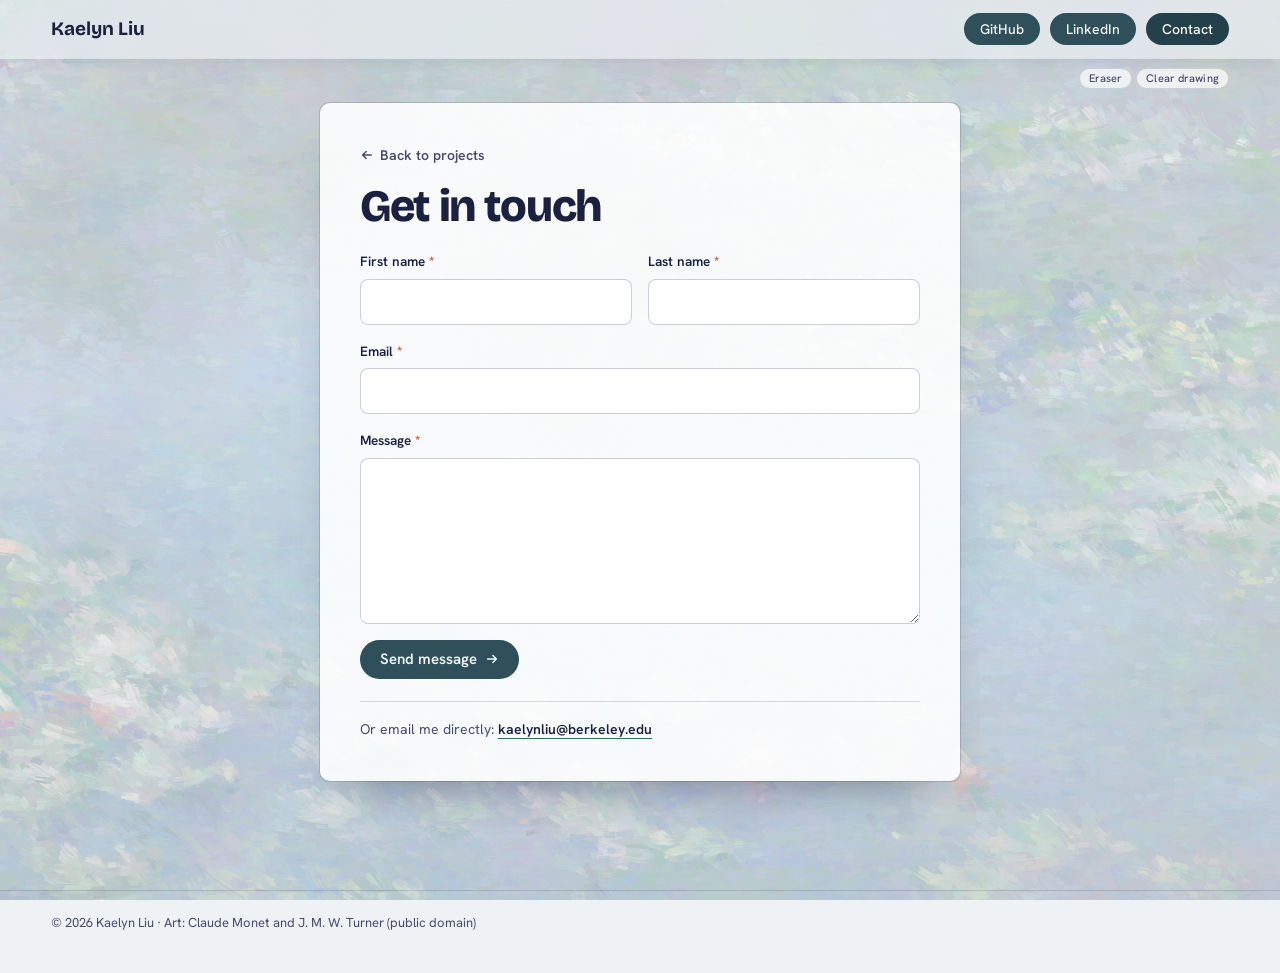
<file: contact.html>
<!doctype html>
<html lang="en">
<head>
<meta charset="utf-8">
<meta name="viewport" content="width=device-width, initial-scale=1">
<title>Contact · Kaelyn Liu</title>
<meta name="description" content="Send Kaelyn Liu a message.">
<link rel="preconnect" href="https://fonts.googleapis.com">
<link rel="preconnect" href="https://fonts.gstatic.com" crossorigin>
<link href="https://fonts.googleapis.com/css2?family=Bricolage+Grotesque:opsz,wght@12..96,500;12..96,700;12..96,800&family=Hanken+Grotesk:wght@400;500;600&family=JetBrains+Mono:wght@400;500&family=Instrument+Serif:ital@1&display=swap" rel="stylesheet">
<link rel="stylesheet" href="styles.css?v=215">
<link rel="icon" href="data:image/svg+xml,%3Csvg xmlns='http://www.w3.org/2000/svg' viewBox='0 0 32 32'%3E%3Crect width='32' height='32' rx='6' fill='%23cfdcef'/%3E%3Cpath d='M9 8v16M9 16l9-8M12 14l7 10' stroke='%231c2140' stroke-width='3' fill='none' stroke-linecap='round'/%3E%3C/svg%3E">
</head>
<body class="contact-page">
<a class="skip" href="#contact-form">Skip to the form</a>

<header class="nav" id="top">
  <a class="brand" href="index.html">Kaelyn Liu</a>
  <nav class="nav-links" aria-label="Profiles">
    <a class="nav-pill" href="https://github.com/kaelynliu18" target="_blank" rel="noopener">GitHub</a>
    <a class="nav-pill" href="https://linkedin.com/in/kaelyn-liu" target="_blank" rel="noopener">LinkedIn</a>
    <a class="nav-pill" href="contact.html" aria-current="page">Contact</a>
  </nav>
</header>

<main class="cf-wrap">
  <section class="cf-panel" aria-labelledby="cf-title">
    <a class="cf-back" href="index.html#projects"><svg class="i" viewBox="0 0 16 16" aria-hidden="true"><path d="M13 8H3M7 4 3 8l4 4"/></svg> Back to projects</a>
    <h1 id="cf-title">Get in touch</h1>

    <form id="contact-form" class="cf" action="https://formsubmit.co/kaelynliu18@gmail.com" method="POST">
      <input type="hidden" name="_subject" value="New message from your portfolio">
      <input type="hidden" name="_template" value="table">
      <input type="hidden" name="_captcha" value="false">
      <input type="hidden" name="_next" value="https://kaelynliu18.github.io/contact.html?sent=1">
      <!-- spam trap: people never see or fill this -->
      <input type="text" name="_honey" class="cf-honey" tabindex="-1" autocomplete="off" aria-hidden="true">

      <div class="cf-row">
        <label class="cf-field"><span>First name <b class="req" aria-hidden="true">*</b></span><input type="text" name="first_name" autocomplete="given-name" required maxlength="80"></label>
        <label class="cf-field"><span>Last name <b class="req" aria-hidden="true">*</b></span><input type="text" name="last_name" autocomplete="family-name" required maxlength="80"></label>
      </div>
      <label class="cf-field"><span>Email <b class="req" aria-hidden="true">*</b></span><input type="email" name="email" autocomplete="email" required maxlength="200"></label>
      <label class="cf-field"><span>Message <b class="req" aria-hidden="true">*</b></span><textarea name="message" rows="6" required maxlength="5000"></textarea></label>

      <div class="cf-actions">
        <button class="cf-send" type="submit">Send message <svg class="i" viewBox="0 0 16 16" aria-hidden="true"><path d="M3 8h10M9 4l4 4-4 4"/></svg></button>
        <p class="cf-status" role="status" aria-live="polite"></p>
      </div>
    </form>

    <div class="cf-done" hidden tabindex="-1">
      <p class="cf-done-title">Thanks, your message is on its way.</p>
      <p>I'll reply to the email you gave me. <a href="index.html#projects">Back to projects</a></p>
    </div>

    <p class="cf-alt">Or email me directly: <a class="cf-mail" href="https://mail.google.com/mail/?view=cm&amp;fs=1&amp;to=kaelynliu@berkeley.edu" target="_blank" rel="noopener" data-email="kaelynliu@berkeley.edu" title="Copies the address and opens Gmail">kaelynliu@berkeley.edu</a><span class="copied" role="status"></span></p>
  </section>
</main>

<footer class="foot">
  <p>© 2026 Kaelyn Liu · Art: Claude Monet and J. M. W. Turner (public domain)</p>
</footer>

<script src="main.js?v=173"></script>
<script>
// "Email me directly": copy the address, and let the link open a Gmail compose window in a new tab
(() => {
  const a = document.querySelector('.cf-mail'), note = a && a.nextElementSibling;
  if (!a) return;
  let t;
  a.addEventListener('click', () => {
    if (!navigator.clipboard) return;
    navigator.clipboard.writeText(a.dataset.email).then(() => {
      note.textContent = 'Copied to clipboard'; note.classList.add('on');
      clearTimeout(t); t = setTimeout(() => note.classList.remove('on'), 1800);
    }).catch(() => {});
  });
})();
// Send in place (no page change); if that fails, the form still posts normally and FormSubmit redirects back here.
(() => {
  const form = document.getElementById('contact-form');
  const status = form.querySelector('.cf-status');
  const btn = form.querySelector('.cf-send');
  const done = document.querySelector('.cf-done');
  const finish = () => { form.hidden = true; done.hidden = false; done.focus(); };
  if (new URLSearchParams(location.search).has('sent')) finish();
  form.addEventListener('submit', async (e) => {
    if (!window.fetch) return;
    e.preventDefault();
    if (form._honey.value) return finish();
    btn.disabled = true; status.textContent = 'Sending…'; status.classList.remove('err');
    try {
      const r = await fetch(form.action.replace('formsubmit.co/', 'formsubmit.co/ajax/'), {
        method: 'POST', headers: { Accept: 'application/json' }, body: new FormData(form),
      });
      const j = await r.json().catch(() => ({}));
      if (!r.ok || String(j.success) === 'false') throw new Error(j.message || 'failed');
      finish();
    } catch {
      status.textContent = "That didn't send. Try again, or email me directly below.";
      status.classList.add('err');
      btn.disabled = false;
    }
  });
})();
</script>
</body>
</html>
</file>
<file: styles.css>
/* Kaelyn Liu, software engineer.
   A light page painted from Monet's Water Lilies. The projects hang as a gallery wall of Monets;
   click one and its project opens in place, whole.
   No black: the darkest ink is deep ultramarine. */
:root {
  --paper: #eef2f4;
  --ink: #1c2140;
  --ink-soft: #464c6c;
  --rule: rgba(28, 33, 64, .16);
  --accent: #2a7351;
  --accent-hover: #1d5539;
  --panel: rgba(255, 255, 255, .88);

  --display: "Bricolage Grotesque", "Hanken Grotesk", system-ui, sans-serif;
  --body: "Hanken Grotesk", system-ui, sans-serif;
  --mono: "JetBrains Mono", ui-monospace, "SF Mono", Menlo, monospace;

  --gutter: clamp(16px, 4vw, 64px);
  --max: 1320px;
  --nav-h: 58px;
  --ease: cubic-bezier(.16, 1, .3, 1);
  color-scheme: light;
}

*, *::before, *::after { box-sizing: border-box; }
html { scroll-behavior: smooth; scroll-padding-top: var(--nav-h); scrollbar-color: #9aa6c8 #e4e9ef; }
::-webkit-scrollbar { width: 10px; }
::-webkit-scrollbar-track { background: #e4e9ef; }
::-webkit-scrollbar-thumb { background: #9aa6c8; border-radius: 6px; border: 2px solid #e4e9ef; }
@media (prefers-reduced-motion: reduce) { html { scroll-behavior: auto; } }

body { margin: 0; background: var(--paper); color: var(--ink); font-family: var(--body); font-size: 17px; line-height: 1.6; -webkit-font-smoothing: antialiased; }
::selection { background: #bfdccb; color: var(--ink); }
img { display: block; max-width: 100%; height: auto; }
a { color: inherit; text-underline-offset: .22em; text-decoration-thickness: 1px; }
:focus-visible { outline: 2px solid var(--accent); outline-offset: 3px; border-radius: 2px; }
cite { font-style: italic; }
.sr-only { position: absolute; width: 1px; height: 1px; overflow: hidden; clip: rect(0 0 0 0); white-space: nowrap; }
.skip { position: absolute; left: 12px; top: -60px; z-index: 50; background: var(--ink); color: #fff; padding: 10px 14px; }
.skip:focus { top: 12px; }
#bg, #ink, #trail { position: fixed; inset: 0; width: 100vw; height: 100vh; z-index: -1; pointer-events: none; }
.i { width: 14px; height: 14px; fill: none; stroke: currentColor; stroke-width: 1.7; stroke-linecap: round; stroke-linejoin: round; }

/* ---------- Nav ---------- */
.nav { position: sticky; top: 0; z-index: 20; height: var(--nav-h); display: flex; align-items: center; gap: 28px; padding: 0 var(--gutter); background: rgba(248, 250, 252, .55); backdrop-filter: blur(14px) saturate(1.2); -webkit-backdrop-filter: blur(14px) saturate(1.2); box-shadow: 0 1px 0 rgba(255,255,255,.5), 0 6px 18px -12px rgba(28,33,64,.25); }
.brand { font-family: var(--display); font-weight: 700; font-size: 19px; text-decoration: none; }
.nav-links { display: flex; gap: 10px; margin-left: auto; font-size: 15px; }
.nav-links a { text-decoration: none; color: var(--ink-soft); transition: color .2s; }
.nav-links a:hover { color: var(--ink); }
.nav-links a.nav-pill { font: 500 14px/1 var(--body); text-decoration: none; padding: 9px 16px; border-radius: 999px;
  background: #2f4f5a; color: #f2f7f6; border: 0; transition: background .2s var(--ease), color .2s var(--ease); }
.nav-links a.nav-pill:hover { background: #24404a; color: #fff; }
.reach { margin: 14px 0 0; font-size: 16px; color: var(--ink-soft); }
.reach a { color: var(--ink); font-weight: 600; text-decoration: none; border-bottom: 1px solid var(--accent); padding-bottom: 1px; transition: color .2s; }
.reach a:hover { color: var(--accent); }

/* ---------- First screen: intro column + the hang, together in one viewport ---------- */
.top {
  position: relative; min-height: calc(100svh - var(--nav-h));
  max-width: calc(var(--max) + var(--gutter) * 2); margin: 0 auto;
  padding: clamp(20px, 3.4vh, 40px) var(--gutter);
  display: grid; grid-template-columns: max-content minmax(0, 1fr); column-gap: clamp(28px, 4vw, 64px); align-items: center;
}
.hero { display: flex; flex-direction: column; gap: 0; }
h1, h2, h3 { font-family: var(--display); margin: 0; text-wrap: balance; }
h1 { font-weight: 800; font-size: clamp(3.8rem, 8.2vw, 8rem); line-height: .95; letter-spacing: -.035em; }
.role { margin: 14px 0 0; font-size: 16px; color: var(--ink-soft); }
.name-row { display: flex; align-items: baseline; gap: 14px; flex-wrap: wrap; }
.year { font-size: 14px; font-weight: 600; color: var(--ink-soft); white-space: nowrap; }
.edu { margin: 14px 0 0; font-size: 16px; line-height: 1.5; color: var(--ink-soft); white-space: nowrap; }
@media (max-width: 760px) { .edu { white-space: normal; font-size: 16px; } }
.now { display: flex; align-items: baseline; gap: 8px; margin: 22px 0 0; font-size: 14px; color: var(--ink-soft); white-space: nowrap; }
.now .seek, .foot-open .seek { color: #b4431a; } /* the one warm note: the ask */
@media (max-width: 760px) { .now { white-space: normal; } }
.now + .now { margin-top: 6px; }
.dot { flex: none; width: 8px; height: 8px; border-radius: 50%; background: #2f9e62; transform: translateY(-1px); }
.dot.open { animation: glow 2s ease-in-out infinite; }
@keyframes glow {
  0%, 100% { box-shadow: 0 0 3px 1px rgba(47,158,98,.45); }
  50% { box-shadow: 0 0 9px 3px rgba(47,158,98,.4); }
}
@media (prefers-reduced-motion: reduce) { .dot.open { animation: none; box-shadow: 0 0 6px 2px rgba(47,158,98,.4); } }

/* ---------- The hang: faded Monets, matted, with each project written over its painting ---------- */
.wall { container-type: inline-size; }
.tiles {
  --gap: clamp(18px, 2.4vw, 34px);
  --mat: 10px;
  /* one size for every cover (5:4): two across the column, two rows in the viewport */
  --h: min(calc((100svh - var(--nav-h) - var(--gap) - 120px) / 2), 340px);
  --w: min(calc((100cqw - var(--gap)) / 2 - 2 * var(--mat) - 2px), calc(var(--h) * 1.25));
  list-style: none; margin: 0; padding: 0;
  display: grid; grid-template-columns: repeat(2, max-content); justify-content: center; gap: var(--gap);
}
.tiles li { display: flex; }
.tile { display: block; border: 0; padding: 0; margin: 0; background: none; cursor: pointer; text-align: left; color: var(--ink); font: inherit; }
.frame {
  position: relative; display: block; padding: var(--mat); background: #fbfbf8;
  border: 1px solid rgba(28, 33, 64, .55);
  box-shadow: 0 1px 0 rgba(255,255,255,.9) inset, 0 22px 40px -26px rgba(28, 33, 64, .6), 0 4px 10px -6px rgba(28, 33, 64, .3);
  transition: box-shadow .5s var(--ease);
}
.tile-art { display: block; width: var(--w); height: auto; aspect-ratio: 5 / 4; object-fit: cover; opacity: .5; filter: saturate(.85); transition: opacity .5s var(--ease), filter .5s var(--ease); }
/* a paper wash rises from the bottom so the words read clearly over the paint */
.frame::after {
  content: ""; position: absolute; inset: var(--mat); pointer-events: none;
  background: linear-gradient(to top, rgba(251, 251, 248, .94) 0%, rgba(251, 251, 248, .8) 38%, rgba(251, 251, 248, 0) 78%);
}
.cover-text {
  position: absolute; z-index: 1; left: calc(var(--mat) + 18px); right: calc(var(--mat) + 18px); bottom: calc(var(--mat) + 16px);
  display: flex; flex-direction: column; gap: 4px;
}
.tile-name { font-family: var(--display); font-weight: 800; font-size: clamp(22px, 2vw, 28px); letter-spacing: -.02em; line-height: 1.05; transition: color .2s; }
.tile-line { font-size: 15px; font-weight: 500; color: #2e3354; line-height: 1.35; max-width: 34ch; }
.tile-foot { display: flex; flex-wrap: wrap; align-items: baseline; gap: 2px 16px; margin-top: 6px; white-space: nowrap; }
.tile-metric { font-family: var(--mono); font-weight: 500; font-size: 14px; color: var(--accent); }
.tile-cue { display: inline-flex; align-items: center; gap: 5px; font-size: 13.5px; font-weight: 600; }
.tile-cue .i { transition: transform .3s var(--ease); }
/* gallery light: the painting comes up out of the fade */
.tile:hover .tile-art, .tile:focus-visible .tile-art { opacity: .8; filter: saturate(1.05); }
.tile:hover .frame, .tile:focus-visible .frame { box-shadow: 0 1px 0 rgba(255,255,255,.9) inset, 0 30px 50px -26px rgba(28, 33, 64, .7), 0 4px 10px -6px rgba(28, 33, 64, .3), 0 -40px 60px -40px rgba(255, 244, 214, .9); }
.tile:hover .tile-cue .i { transform: translateX(3px); }
.tile:hover .tile-name, .tile:focus-visible .tile-name { color: #b4431a; }

/* ---------- Stage: the opened project, over the whole first screen ---------- */
.stage {
  position: absolute; top: clamp(20px, 3.4vh, 40px); bottom: clamp(20px, 3.4vh, 40px); left: var(--gutter); right: var(--gutter);
  display: none; flex-direction: column; overflow: hidden;
  border-radius: 10px; background: var(--panel); z-index: 5;
  box-shadow: 0 0 0 1px var(--rule), 0 26px 50px -32px rgba(28, 33, 64, .6);
}
.top.open .stage { display: flex; animation: stage-in .22s var(--ease); }
@keyframes stage-in { from { opacity: 0; } }
@media (prefers-reduced-motion: reduce) { .top.open .stage { animation: none; } }
.top.open .hero, .top.open .tiles { visibility: hidden; }
.stage-bar { display: flex; align-items: center; gap: 12px; padding: 10px 12px; border-bottom: 1px solid var(--rule); }
.ctl { display: inline-flex; align-items: center; gap: 6px; font: 600 14px/1 var(--body); color: var(--ink); background: #fff; border: 1px solid var(--rule); border-radius: 8px; padding: 9px 12px; cursor: pointer; transition: border-color .2s; }
.ctl:hover { border-color: var(--ink-soft); }
.detail { flex: 1; min-height: 0; display: grid; grid-template-columns: minmax(0, 1.55fr) minmax(300px, 1fr); }
.js .detail:not(.active) { display: none; }
.detail-fig { margin: 0; padding: clamp(14px, 2vw, 28px); display: flex; flex-direction: column; justify-content: center; gap: 10px; min-height: 0; background: #fff; border-right: 1px solid var(--rule); }
.detail-fig img { width: 100%; height: auto; max-height: calc(100% - 30px); object-fit: contain; }
.detail-fig figcaption { font-size: 12.5px; color: var(--ink-soft); }
.detail-body { padding: clamp(18px, 2.4vw, 32px); overflow: auto; display: flex; flex-direction: column; }
/* wide figures (aspect > 2:1) sit full-width above the text so they stay legible */
.detail.wide { grid-template-columns: minmax(0, 1fr) minmax(0, 1fr); grid-template-rows: auto minmax(0, 1fr); }
.detail.wide .detail-fig { grid-column: 1 / -1; border-right: 0; border-bottom: 1px solid var(--rule); padding: clamp(12px, 1.6vw, 22px) clamp(14px, 2vw, 28px); }
.detail.wide .detail-fig img { max-height: 33vh; }
.detail.wide .detail-body { padding-top: clamp(14px, 2vh, 24px); padding-bottom: clamp(14px, 2vh, 24px); }
.detail.wide .detail-body { grid-column: 1 / -1; display: grid; grid-template-columns: minmax(0, .9fr) minmax(0, 1.1fr); column-gap: clamp(24px, 3vw, 48px); align-content: start; }
.detail.wide .detail-body > :nth-child(-n+3) { grid-column: 1; }
.detail.wide .detail-body > .blurb { grid-column: 2; grid-row: 1 / span 3; margin-top: 0; }
.detail.wide .detail-body > .stack, .detail.wide .detail-body > .links { grid-column: 2; }
.detail-body h3 { font-weight: 800; font-size: clamp(2rem, 3.2vw, 2.8rem); letter-spacing: -.03em; line-height: 1; outline: none; }
.context { margin: 8px 0 0; font-size: 15px; color: var(--ink-soft); }
.results { list-style: none; margin: 18px 0 0; padding: 0; display: grid; gap: 6px; font-size: 15px; color: var(--ink-soft); }
.results .num { font-family: var(--mono); font-weight: 500; font-size: 1.35em; color: var(--accent); letter-spacing: -.02em; margin-right: 4px; }
.blurb { margin: 16px 0 0; font-size: 16px; line-height: 1.6; max-width: 60ch; }
.stack { list-style: none; margin: 16px 0 0; padding: 0; display: flex; flex-wrap: wrap; gap: 6px; }
.stack li { font-size: 13px; line-height: 1; padding: 6px 9px; border-radius: 6px; background: rgba(28, 33, 64, .06); color: var(--ink); }
.links { display: flex; flex-wrap: wrap; align-items: center; gap: 8px 20px; margin: auto 0 0; padding-top: 18px; font-weight: 600; font-size: 15px; }
.detail.wide .links { margin-top: 12px; padding-top: 0; }
.links a { display: inline-flex; align-items: center; gap: 4px; text-decoration: none; border-bottom: 1px solid currentColor; padding-bottom: 1px; transition: color .2s; }
.links a:hover { color: var(--accent); }
.links .sub { font-weight: 500; color: var(--ink-soft); border-bottom-color: var(--rule); }

/* No JS: the wall is a plain grid and every project's detail is listed below it */
html:not(.js) .stage { position: static; display: flex; grid-column: 1 / -1; margin-top: 24px; }
html:not(.js) .stage-bar { display: none; }
html:not(.js) .detail + .detail { border-top: 1px solid var(--rule); }

/* ---------- Below the fold ---------- */
h2 { font-weight: 800; font-size: clamp(2.2rem, 4.4vw, 3.6rem); letter-spacing: -.03em; line-height: 1; }
.contact { max-width: 820px; margin: clamp(48px, 6vw, 80px) auto 0; padding: 0 var(--gutter); text-align: center; }
.contact p { margin: 10px auto 0; color: var(--ink-soft); font-size: 16px; }
.foot { max-width: calc(var(--max) + var(--gutter) * 2); margin: clamp(40px, 5vw, 64px) auto 0; padding: 22px var(--gutter) 40px; border-top: 1px solid var(--rule); }
.foot p { margin: 0; font-size: 13px; color: var(--ink-soft); max-width: 110ch; }

/* ---------- Responsive ---------- */
@media (max-width: 1100px) {
  .top { grid-template-columns: 1fr; align-items: start; row-gap: 28px; }
  .tiles { --h: 300px; }
}
@media (max-width: 760px) {
  :root { --nav-h: 56px; }
  .nav { gap: 12px; }
  .nav-links { display: flex; flex: 1; min-width: 0; margin: 0; gap: 8px; font-size: 14px; justify-content: flex-end; }
  .brand { font-size: 16px; }
  .nav-links a.nav-pill { padding: 8px 12px; }
  .top { min-height: 0; padding-top: 18px; }
  .hero { display: flex; align-items: stretch; }
  .hero .role { margin-top: 8px; }
  .now { margin-top: 16px; }
  .tiles { grid-template-columns: 1fr 1fr; gap: 12px; --mat: 5px; }
  .tile, .frame, .tile-art { width: 100%; }
  .cover-text { left: calc(var(--mat) + 9px); right: calc(var(--mat) + 8px); bottom: calc(var(--mat) + 8px); gap: 2px; }
  .tile-name { font-size: 17px; }
  .tile-line { font-size: 12.5px; }
  .tile-cue { display: none; }
  .tile-foot { margin-top: 2px; }
  .tile-metric { font-size: 12px; }
  .stage { position: relative; inset: auto; top: auto; left: auto; right: auto; bottom: auto; grid-column: 1 / -1; }
  .top.open .hero, .top.open .wall { display: none; }
  .detail, .detail.wide { display: flex; flex-direction: column; }
  .detail-fig { border-right: 0; border-bottom: 1px solid var(--rule); }
  .detail-fig img { max-height: none; }
  .detail.wide .detail-body { display: flex; }
  .detail.wide .detail-body > .blurb { margin-top: 16px; }
    }
@media (max-width: 520px) {
  body { font-size: 16px; }
}
.copied { margin-left: 10px; font-size: 13px; font-weight: 600; color: #2f9e62; opacity: 0; transition: opacity .2s var(--ease); }
.copied.on { opacity: 1; }
@media (prefers-reduced-motion: reduce) { .copied { transition: none; } }
/* Pen cursor everywhere (eraser while erasing) */
@media (hover: hover) {
  html, html * { cursor: url("assets/cursor-brush.svg?v=2") 2 19, auto !important; }
  .erasing, .erasing * { cursor: url("assets/cursor-eraser.svg?v=2") 10 10, auto !important; }
}
.painting, .painting * { user-select: none; }
.ink-tools { position: absolute; top: calc(var(--nav-h) + 10px); right: var(--gutter); z-index: 19; display: flex; flex-direction: column; align-items: center; gap: 2px; }
.ink-btns { display: flex; gap: 4px; }
.ink-btns[hidden] { display: none; }
@media (hover: none), (max-width: 560px) { .ink-tools { display: none; } }
.ink-tools button { font: 500 11px/1 var(--body); letter-spacing: .01em; color: var(--ink-soft); background: rgba(255,255,255,.7); border: 1px solid var(--rule); border-radius: 999px; padding: 4px 9px; cursor: pointer; backdrop-filter: blur(6px); transition: color .2s var(--ease), border-color .2s var(--ease), background .2s var(--ease); }
.ink-tools button:hover { color: var(--ink); border-color: rgba(28,33,64,.35); }
.ink-tools .erase[aria-pressed="true"] { background: var(--ink); border-color: var(--ink); color: #fff; }
.project-open .ink-tools { display: none; }

/* Fellowship badge (ThinkClear title + cover) */
.badge { display: inline-flex; align-items: center; font: 600 12px/1 var(--body); letter-spacing: .01em; color: #2f4f5a; background: #dcecea; border-radius: 999px; padding: 5px 10px; white-space: nowrap; }
.title-row { display: flex; align-items: center; flex-wrap: wrap; gap: 6px 14px; }
.tile-title { display: flex; align-items: center; flex-wrap: wrap; gap: 4px 10px; }
.tile-title .badge { font-size: 11px; padding: 4px 8px; }
@media (max-width: 760px) { .tile-title .badge { font-size: 11px; padding: 3px 7px; } }

/* Figure views (Glasses / System flow) */
.detail-fig.has-views { justify-content: flex-start; }
.views { display: flex; gap: 4px; align-self: flex-start; padding: 3px; background: #eef1f6; border-radius: 999px; }
.views button { font: 600 13px/1 var(--body); color: var(--ink-soft); background: none; border: 0; border-radius: 999px; padding: 7px 14px; }
.views button[aria-selected="true"] { background: #2f4f5a; color: #f2f7f6; }
.view { flex: 1; min-height: 0; display: flex; flex-direction: column; justify-content: center; gap: 10px; }
.view[hidden] { display: none; }
.view img, .view video { width: 100%; height: auto; max-height: calc(100% - 30px); object-fit: contain; background: #fff; }
.view .flow { width: 100%; height: auto; max-height: calc(100% - 30px); }
@media (max-width: 760px) { .view:has(.flow) { overflow-x: auto; justify-content: flex-start; } .view .flow { width: 720px; max-width: none; max-height: none; flex: none; } }
.contact .reach { margin-top: 0; font-size: 17px; color: var(--ink-soft); text-wrap: balance; }
.contact .reach a { font-size: 17px; }

/* Intro: letters rise in, a tennis ball bounces in from the left onto the i, then the rest of the page settles in */
.nm { display: inline-block; white-space: nowrap; }
.nm .ch { display: inline-block; animation: rise .7s cubic-bezier(.2,.8,.2,1) both; animation-delay: calc(var(--d) * 50ms + 120ms); }
.nm .sp { width: .26em; }
.nm .idot { position: relative; }
.nm .ball { position: absolute; left: 50%; top: .035em; width: .17em; height: .17em; margin-left: -.067em; animation: ball-x 1.3s cubic-bezier(.25,.6,.35,1) both; animation-delay: .45s; }
.nm .ball svg { display: block; width: 100%; height: 100%; transform-origin: 50% 100%; animation: ball-y 1.3s linear both; animation-delay: .45s; }
@keyframes rise { from { opacity: 0; transform: translateY(.35em); } }
@keyframes ball-x { from { transform: translateX(-4.6em); } to { transform: translateX(0); } }
@keyframes ball-y {
  0%   { opacity: 0; transform: translateY(-1.5em) rotate(-540deg); animation-timing-function: cubic-bezier(.55,0,1,.45); }
  6%   { opacity: 1; }
  24%  { transform: translateY(0) rotate(-300deg) scale(1.16, .8); animation-timing-function: cubic-bezier(0,.55,.45,1); }
  44%  { transform: translateY(-1em) rotate(-170deg) scale(.96, 1.04); animation-timing-function: cubic-bezier(.55,0,1,.45); }
  62%  { transform: translateY(0) rotate(-70deg) scale(1.1, .88); animation-timing-function: cubic-bezier(0,.55,.45,1); }
  76%  { transform: translateY(-.4em) rotate(-25deg) scale(1); animation-timing-function: cubic-bezier(.55,0,1,.45); }
  88%  { transform: translateY(0) rotate(-6deg) scale(1.05, .95); animation-timing-function: cubic-bezier(0,.55,.45,1); }
  94%  { transform: translateY(-.1em) rotate(0) scale(1); animation-timing-function: cubic-bezier(.55,0,1,.45); }
  100% { opacity: 1; transform: translateY(0) rotate(0) scale(1); }
}
/* the rest of the first screen follows the name */
@keyframes settle { from { opacity: 0; transform: translateY(14px); } }
.name-row .year, .hero .edu, .hero-pitch, .tiles > li, .ink-tools { animation: settle .7s cubic-bezier(.2,.8,.2,1) both; }
.name-row .year { animation-delay: .6s; }
.hero .edu { animation-delay: .7s; }
.hero-pitch { animation-delay: .82s; }
.tiles > li:nth-child(1) { animation-delay: .95s; }
.tiles > li:nth-child(2) { animation-delay: 1.05s; }
.tiles > li:nth-child(3) { animation-delay: 1.15s; }
.tiles > li:nth-child(4) { animation-delay: 1.25s; }
.ink-tools { animation-delay: 1.4s; }
@media (prefers-reduced-motion: reduce) {
  .nm .ch, .nm .ball, .nm .ball svg, .name-row .year, .hero .edu, .hero-pitch, .tiles > li, .ink-tools { animation: none; }
}
.name-row h1 { padding-top: .2em; }
@media (max-width: 560px) { h1 { font-size: clamp(2.9rem, 13.5vw, 3.6rem); } .name-row { gap: 10px; } .name-row h1 { padding-top: .35em; } }
@media (max-width: 560px) { .nm .ball svg { font-size: .55em; } }

/* ---------- Scroll scene: the name gets the whole first screen; projects come after one scroll ---------- */
.top { display: block; }
.hero { position: relative; min-height: calc(100svh - var(--nav-h) - 2 * clamp(20px, 3.4vh, 40px)); justify-content: center; padding-bottom: 8vh; }
h1 { font-size: clamp(4.4rem, 11.5vw, 10.5rem); position: relative; z-index: 30; }
.nm { display: inline-block; transform-origin: 0 0; }
.scene .nm { will-change: transform; }
.edu { font-size: 18px; }
.now { font-size: 15px; }
.wall { padding: 6vh 0 4vh; }
.scene .brand { opacity: 0; }
.scene #bg { transform-origin: 50% 35%; will-change: transform; }
.scene .frame { -webkit-mask-repeat: no-repeat; mask-repeat: no-repeat; -webkit-mask-size: 250% 100%; mask-size: 250% 100%; }
.scroll-cue { position: absolute; left: 50%; bottom: 2vh; transform: translateX(-50%); display: inline-flex; flex-direction: column; align-items: center; gap: 6px;
  font: 600 12px/1 var(--body); letter-spacing: .14em; text-transform: uppercase; color: var(--ink-soft); text-decoration: none; }
.scroll-cue svg { width: 16px; height: 16px; fill: none; stroke: currentColor; stroke-width: 1.7; stroke-linecap: round; animation: cue-nudge 1.8s ease-in-out infinite; }
@keyframes cue-nudge { 50% { transform: translateY(5px); } }
@media (prefers-reduced-motion: reduce) { .scroll-cue svg { animation: none; } }
.top.open .hero, .top.open .wall { display: none; }
.intro-done .nm .ch, .intro-done .nm .ball, .intro-done .nm .ball svg, .intro-done .name-row .year, .intro-done .hero .edu, .intro-done .hero-pitch, .intro-done .tiles > li, .intro-done .ink-tools { animation: none; }

/* ---------- ePill ---------- */
.blurb b { color: var(--ink); font-weight: 700; }
.blurb + .blurb { margin-top: 10px; }
#ep-data { justify-content: center; }
.detail-fig .pipe-flow { display: block; width: 100%; height: auto; max-height: none; }
@media (max-width: 760px) { .detail-fig .pipe-flow { max-height: none; } }

/* ---------- ePill: app screens on a sideways track; the caption follows the centered phone ---------- */
#ep-app { justify-content: center; }
.spin { display: flex; flex-direction: column; align-items: center; gap: 10px; min-width: 0; }
/* a ring of phones in 3D: the stage gives perspective, the list turns, each phone stands on the circle */
.spin-stage { --pw: clamp(150px, 15vw, 200px); position: relative; width: 100%; height: calc(var(--pw) * 2.04 + 48px); perspective: 1200px; overflow-x: clip; cursor: grab; touch-action: pan-y; outline-offset: -2px; user-select: none; }
.spin-stage.dragging { cursor: grabbing; }
.spin-track { list-style: none; margin: 0; padding: 0; position: absolute; inset: 0; transform-style: preserve-3d; }
/* the track is a flat layer in front of the items pushed back in depth; let clicks through to them */
.spin-track { pointer-events: none; }
.spin-track > * { pointer-events: auto; }
.spin-phone { position: absolute; left: 50%; top: 16px; width: var(--pw); margin-left: calc(var(--pw) / -2); will-change: transform, opacity; }
.device { display: block; padding: 2px; border-radius: 22px; background: #1c2140; box-shadow: 0 20px 30px -20px rgba(28,33,64,.6); }
.device img { display: block; width: 100%; height: auto; max-height: none; aspect-ratio: 540 / 1100; object-fit: cover; border-radius: 20px; background: #eef3f8; pointer-events: none; }
.spin-dots { display: flex; gap: 6px; }
.spin-dots i { width: 6px; height: 6px; border-radius: 50%; background: #c7cde0; transition: background .3s, width .3s; }
.spin-dots i.on { width: 18px; border-radius: 3px; background: #2f4f5a; }
.spin-cap { margin: 0; max-width: 30em; min-height: 3.2em; text-align: center; font-size: 13.5px; line-height: 1.5; color: var(--ink-soft); transition: opacity .25s; }
.spin-cap b { display: block; margin-bottom: 2px; font-size: 14.5px; color: var(--ink); }
.spin-cap.fade { opacity: 0; }
@media (max-width: 760px) { .spin-stage { --pw: 140px; } }

/* name: Instrument Serif italic (hero only; the header brand keeps the display face) */
h1 { font-family: "Instrument Serif", Georgia, serif; font-style: italic; font-weight: 400; letter-spacing: -.01em; }
h1 { font-size: clamp(5.2rem, 13.5vw, 12.5rem); line-height: .9; }
.nm .sp { width: .2em; }
.nm .ball { top: .075em; width: .155em; height: .155em; margin-left: -.05em; }

/* MDTLA: anatomy strip above the framework figure */
.md-stack img { max-height: none; }
.md-fw { display: block; align-self: center; width: 100%; height: auto; max-height: min(40vh, 400px); }
@media (max-width: 760px) { .md-fw { max-height: none; } }
.md-stack .md-anat { border-radius: 4px; }
.md-step { margin: 4px 0 -2px; font-size: 13.5px; font-weight: 600; color: var(--ink); }
.detail-fig figcaption a { color: inherit; }
#md-model, #md-pred { justify-content: center; }
/* the results graph and its caption share one width: as wide as fits, capped by height so the graph never letterboxes */
#md-pred { --pred-w: min(82%, 560px, calc(min(56vh, 500px) * 1596 / 1056)); }
.detail-fig .md-pred { display: block; align-self: center; width: var(--pred-w); height: auto; max-height: none; }
#md-pred figcaption { align-self: center; width: var(--pred-w); }
@media (max-width: 760px) { #md-pred { --pred-w: 100%; } }
/* MDTLA framework: faint wires; a soft pulse runs from every patient feature into the parameters at once, then from the parameters into the twin */
.md-base { opacity: .6; }
.md-pulse path { stroke-dasharray: 14 200; stroke-dashoffset: 14; opacity: .75; animation: md-pulse 5s cubic-bezier(.4,0,.6,1) infinite; animation-delay: var(--d); }
@keyframes md-pulse { 0% { stroke-dashoffset: 14; } 70%, 100% { stroke-dashoffset: -100; } }
.md-pulse path.fast { animation-name: md-pulse-fast; opacity: 1; stroke: #1c2140; stroke-width: 4.5; }
@keyframes md-pulse-fast { 0% { stroke-dashoffset: 14; } 28%, 100% { stroke-dashoffset: -100; } }
@media (prefers-reduced-motion: reduce) { .md-pulse { display: none; } .md-base { opacity: .8; } }
/* SecondServe: figure placeholder while the new diagram is made */
.dev-fig { align-items: center; justify-content: center; min-height: 260px; }
.dev-note { margin: 0; text-align: center; font-size: 14px; color: var(--ink-soft); }
.dev-note b { display: block; margin-bottom: 4px; font-size: 13px; font-weight: 600; letter-spacing: .1em; text-transform: uppercase; color: var(--ink); }
.md-credit { margin: -6px 0 4px; font-size: 11.5px; color: var(--ink-soft); }
.md-credit a { color: inherit; }
.tile-metric.wip { color: var(--ink-soft); }
.md-label { margin-top: 14px; padding-top: 14px; border-top: 1px solid var(--rule); font-size: 12px; letter-spacing: .1em; text-transform: uppercase; color: var(--ink-soft); }
.md-label-first { margin-top: 0; padding-top: 0; border-top: 0; }
.hero .edu { margin-top: clamp(26px, 3.2vw, 44px); }

/* ---------- The wall as a hover mosaic: rows of uneven widths and heights; the cover under the cursor widens and its
   row deepens, the rest give way and fade, and its role and one-liner slide in. Scales to any number of projects. ---------- */
.wall .tiles {
  --gap: clamp(10px, 1vw, 14px);
  --mat: 8px;
  --row-h: clamp(230px, calc((100svh - var(--nav-h) - 14vh) / var(--rows-fit, 2) - var(--gap)), 330px);
  --H: calc(var(--rows, 2) * var(--row-h));
  display: flex; flex-wrap: wrap; column-gap: var(--gap); row-gap: 0; align-content: flex-start;
  width: 100%; max-width: 1180px; margin: 0 auto;
}
.wall .tiles > li {
  display: flex; min-width: 0; min-height: 0;
  flex: var(--grow, 1) 1 0; height: calc(var(--H) * var(--rh, .5)); margin-bottom: var(--gap);
  transition: flex-grow .6s var(--ease), height .6s var(--ease);
}
.wall .tiles > li.row-break { flex: 0 0 100%; height: 0; margin: 0; }
@media (prefers-reduced-motion: reduce) { .wall .tiles > li { transition: none; } }
.wall .tile { width: 100%; height: 100%; min-width: 0; }
.wall .frame { width: 100%; height: 100%; overflow: hidden; }
.wall .tile-art { width: 100%; height: 100%; aspect-ratio: auto; object-fit: cover; opacity: .7; transition: opacity .5s var(--ease), filter .5s var(--ease); }
.wall .tiles .tile.on .tile-art { opacity: .95; filter: saturate(1.05); }
.wall .tiles.has-active .tile:not(.on) .tile-art { opacity: .28; filter: saturate(.6); }
.wall .tiles.has-active .tile:not(.on) .cover-text { opacity: .55; }
.wall .cover-text { transition: opacity .4s var(--ease); }
/* a shorter paper wash than before: just enough under the words, so more of each painting shows */
.wall .frame::after { background: linear-gradient(to top, rgba(251, 251, 248, .95) 0%, rgba(251, 251, 248, .78) 26%, rgba(251, 251, 248, 0) 56%); }
.wall .tile.on .tile-name { color: #b4431a; }
/* a bigger badge on the cards (the name keeps its size) */
.wall .tile-title { gap: 4px 12px; }
.wall .tile-title .badge { font-size: 14px; padding: 6px 12px; }
/* at rest: name and badge; on hover the one-liner and the result slide in */
.wall .tile-line, .wall .tile-foot {
  max-height: 0; opacity: 0; overflow: hidden; margin-top: 0;
  transition: max-height .5s var(--ease), opacity .35s var(--ease), margin-top .5s var(--ease);
}
.wall .tile.on .tile-line { max-height: 4em; opacity: 1; margin-top: 2px; }
.wall .tile.on .tile-foot { max-height: 2em; opacity: 1; margin-top: 6px; }

/* the "View" pill that replaces the brush over the covers */
.view-cursor {
  position: fixed; left: 0; top: 0; z-index: 60; translate: -50% -50%;
  padding: 5px 10px; border-radius: 999px; background: #2f4f5a; color: #f2f7f6;
  font: 600 12px/1 var(--body); letter-spacing: .02em; white-space: nowrap; pointer-events: none;
  opacity: 0; scale: .2; transition: opacity .2s var(--ease), scale .35s var(--ease);
}
.view-cursor.show { opacity: 1; scale: 1; }
@media (hover: hover) and (pointer: fine) { .wall .tiles .tile, .wall .tiles .tile * { cursor: none !important; } }

/* phones: one column, every cover shows its whole label (no hover to reveal it) */
@media (max-width: 760px) {
  .wall .tiles { flex-direction: column; --mat: 6px; }
  .wall .tiles > li { flex: none; width: 100%; height: auto; margin-bottom: 14px; }
  .wall .tiles > li.row-break { display: none; }
  .wall .tile-art { height: auto; aspect-ratio: 5 / 4; }
  .wall .tile-foot { margin-top: 4px; }
  .wall .tile-line, .wall .tile-foot { max-height: none; opacity: 1; }
  .wall .tile-foot { margin-top: 4px; }
  .wall .tile-title .badge { font-size: 12.5px; padding: 5px 10px; }
  .wall .tiles.has-active .tile:not(.on) .tile-art { opacity: .6; filter: none; }
  .wall .tiles.has-active .tile:not(.on) .cover-text { opacity: 1; }
}

/* ---------- Contact page: one panel on the painted page ---------- */
.cf-wrap { min-height: calc(100svh - var(--nav-h) - 90px); display: grid; place-items: center; padding: clamp(24px, 5vh, 56px) var(--gutter); }
.cf-panel { width: min(100%, 640px); padding: clamp(22px, 3.4vw, 40px); border-radius: 10px; background: var(--panel); box-shadow: 0 0 0 1px var(--rule), 0 26px 50px -32px rgba(28, 33, 64, .6); }
.cf-back { display: inline-flex; align-items: center; gap: 6px; font-size: 14px; font-weight: 600; color: var(--ink-soft); text-decoration: none; }
.cf-back:hover { color: var(--ink); }
.cf-panel h1 { margin-top: 14px; font-family: var(--display); font-style: normal; font-weight: 800; font-size: clamp(2rem, 4vw, 2.8rem); letter-spacing: -.03em; line-height: 1; }
.cf-lede { margin: 10px 0 0; color: var(--ink-soft); font-size: 16px; max-width: 46ch; }
.cf { display: grid; gap: 16px; margin-top: 22px; }
.cf[hidden] { display: none; }
.cf-row { display: grid; grid-template-columns: 1fr 1fr; gap: 16px; }
.cf-field { display: grid; gap: 6px; }
.cf-field span { font-size: 13.5px; font-weight: 600; color: var(--ink); }
.cf-field .req { font-weight: 600; color: #b4431a; }
.cf-field input, .cf-field textarea {
  width: 100%; font: 400 16px/1.5 var(--body); color: var(--ink); background: #fff;
  border: 1px solid rgba(28, 33, 64, .22); border-radius: 8px; padding: 10px 12px; transition: border-color .2s;
}
.cf-field textarea { resize: vertical; min-height: 140px; }
.cf-field input:hover, .cf-field textarea:hover { border-color: rgba(28, 33, 64, .4); }
.cf-field input:focus-visible, .cf-field textarea:focus-visible { outline: 2px solid var(--accent); outline-offset: 1px; border-color: transparent; }
.cf-honey { position: absolute; left: -9999px; width: 1px; height: 1px; opacity: 0; }
.cf-actions { display: flex; flex-wrap: wrap; align-items: center; gap: 10px 16px; }
.cf-send { display: inline-flex; align-items: center; gap: 8px; font: 600 15px/1 var(--body); color: #f2f7f6; background: #2f4f5a; border: 0; border-radius: 999px; padding: 12px 20px; transition: background .2s var(--ease); }
.cf-send:hover { background: #24404a; }
.cf-send:disabled { opacity: .6; }
.cf-status { margin: 0; font-size: 14px; color: var(--ink-soft); }
.cf-status.err { color: #b4431a; }
.cf-done { margin-top: 24px; padding: 18px 20px; border-radius: 8px; background: #e6f1ea; outline: none; }
.cf-done p { margin: 0; font-size: 15px; color: var(--ink-soft); }
.cf-done .cf-done-title { margin-bottom: 4px; font-size: 17px; font-weight: 600; color: var(--ink); }
.cf-done a { color: var(--ink); font-weight: 600; }
.cf-alt { margin: 22px 0 0; padding-top: 16px; border-top: 1px solid var(--rule); font-size: 14px; color: var(--ink-soft); }
.cf-alt a { color: var(--ink); font-weight: 600; text-decoration: none; border-bottom: 1px solid var(--accent); }
.nav-links a.nav-pill[aria-current="page"] { background: #24404a; color: #fff; }
@media (max-width: 560px) { .cf-row { grid-template-columns: 1fr; } }

/* "Contact me" under the now line */
.hero-reach { margin-top: 40px; font-size: 14px; }
.hero-reach a { display: inline-flex; align-items: center; gap: 6px; font-weight: 400; }
.hero-reach a .i { transition: transform .3s var(--ease); }
.hero-reach a:hover .i { transform: translateX(3px); }

/* Project panel: description on the left, figures on the right (phones keep the figure on top) */
@media (min-width: 761px) {
  .detail { grid-template-columns: minmax(300px, 1fr) minmax(0, 1.55fr); }
  .detail-body { order: -1; }
  .detail-fig { border-right: 0; border-left: 1px solid var(--rule); }
}

/* over anything clickable (buttons, tabs, links) the brush becomes the glowing green status dot; project cards keep their View pill */
@media (hover: hover) {
  a, a *, button, button *, [role="tab"], input[type="submit"], label:has(input[type="checkbox"]) { cursor: url("data:image/svg+xml,%3Csvg%20xmlns='http://www.w3.org/2000/svg'%20width='26'%20height='26'%20viewBox='0%200%2026%2026'%3E%3Cdefs%3E%3CradialGradient%20id='g'%3E%3Cstop%20offset='.3'%20stop-color='%232f9e62'%20stop-opacity='.45'/%3E%3Cstop%20offset='.6'%20stop-color='%232f9e62'%20stop-opacity='.18'/%3E%3Cstop%20offset='1'%20stop-color='%232f9e62'%20stop-opacity='0'/%3E%3C/radialGradient%3E%3C/defs%3E%3Ccircle%20cx='13'%20cy='13'%20r='13'%20fill='url(%23g)'/%3E%3Ccircle%20cx='13'%20cy='13'%20r='4'%20fill='%232f9e62'/%3E%3C/svg%3E") 13 13, pointer !important; }
}

/* ---------- Footer: a strip, then a teal panel with a tennis ball to throw and the contact links ---------- */
.site-foot { margin-top: clamp(56px, 8vw, 110px); }
.foot-strip {
  max-width: calc(var(--max) + var(--gutter) * 2); margin: 0 auto; padding: 0 var(--gutter) 14px;
  display: flex; flex-wrap: wrap; justify-content: space-between; align-items: center; gap: 6px 20px;
  font: 400 12.5px/1.4 var(--mono); color: var(--ink-soft);
}
.foot-strip p { margin: 0; }
.foot-open { display: inline-flex; align-items: center; gap: 9px; }
.foot-panel {
  position: relative; overflow: hidden; isolation: isolate;
  min-height: clamp(230px, 30vh, 290px); padding: clamp(22px, 3vw, 40px) var(--gutter) 22px;
  display: grid; grid-template-rows: auto 1fr auto; gap: 24px;
  border-radius: 28px 28px 0 0; background: #2f4f5a; color: #eef4f3;
}
.foot-court { position: absolute; inset: 0; z-index: 3; pointer-events: none; }
.foot-ball {
  position: absolute; left: 0; top: 0; width: 30px; height: 30px; padding: 0; border: 0; background: none; border-radius: 50%; pointer-events: auto;
  filter: drop-shadow(0 5px 6px rgba(10, 20, 30, .35)); will-change: transform;
}
.foot-ball svg { display: block; width: 100%; height: 100%; }
.foot-top, .foot-main, .foot-legal { position: relative; z-index: 2; }
.foot-top {
  justify-self: end; align-self: start; display: inline-flex; align-items: center; gap: 8px;
  padding: 9px 16px; border-radius: 999px; border: 1px solid rgba(238, 244, 243, .45);
  font: 500 14px/1 var(--body); color: #eef4f3; text-decoration: none; transition: background .2s var(--ease), border-color .2s var(--ease);
}
.foot-top:hover { background: rgba(238, 244, 243, .12); border-color: #eef4f3; }
.foot-main { align-self: end; display: flex; flex-wrap: wrap; align-items: flex-end; justify-content: flex-end; gap: 28px 48px; pointer-events: none; }
.foot-main a { pointer-events: auto; }
.foot-links { list-style: none; margin: 0; padding: 0; display: grid; gap: 10px; }
.foot-links li { display: flex; align-items: baseline; gap: 12px; font-size: 16px; }
.foot-links .foot-k { flex: none; width: 6.5em; }
.foot-k { font: 400 12px/1 var(--mono); letter-spacing: .06em; text-transform: uppercase; color: rgba(238, 244, 243, .8); }
.foot-links a { display: inline-flex; align-items: center; gap: 6px; color: #eef4f3; text-decoration: none; border-bottom: 1px solid rgba(238, 244, 243, .4); padding-bottom: 1px; transition: border-color .2s var(--ease), color .2s var(--ease); }
.foot-links a:hover { border-color: #dbe66a; color: #fff; }
.foot-links .copied { margin-left: 0; color: #dbe66a; }
.foot-legal { margin: 0; font-size: 12.5px; color: rgba(238, 244, 243, .8); }
@media (max-width: 760px) {
  .foot-panel { border-radius: 22px 22px 0 0; min-height: 360px; }
  .foot-main { justify-content: flex-start; }
  .foot-links li { font-size: 15px; }
  .foot-links .foot-k { width: 6em; }
  .foot-ball { width: 30px; height: 30px; }
}

/* footer court, side view: a floor line, a net the ball bounces off, and a ball that says "click me" */
.foot-panel { --floor: 46px; }
.foot-floor { position: absolute; left: 0; right: 0; bottom: var(--floor); border-top: 1.6px solid rgba(238, 244, 243, .3); }
.foot-net { position: absolute; bottom: var(--floor); left: var(--net-x, 30%); width: 14px; height: 112px; overflow: visible; fill: none; stroke: rgba(238, 244, 243, .55); stroke-linecap: round; }
.foot-click {
  position: absolute; left: 0; top: 0; font: 500 12px/1 var(--mono); letter-spacing: .04em; color: #dbe66a; white-space: nowrap;
  pointer-events: none; transition: opacity .25s var(--ease);
}
.foot-click.away { opacity: 0; }
@media (max-width: 760px) { .foot-net { display: none; } }
/* anywhere in the footer panel the brush becomes the green dot */
@media (hover: hover) {
  .foot-panel, .foot-panel * { cursor: url("data:image/svg+xml,%3Csvg%20xmlns='http://www.w3.org/2000/svg'%20width='26'%20height='26'%20viewBox='0%200%2026%2026'%3E%3Cdefs%3E%3CradialGradient%20id='g'%3E%3Cstop%20offset='.3'%20stop-color='%232f9e62'%20stop-opacity='.45'/%3E%3Cstop%20offset='.6'%20stop-color='%232f9e62'%20stop-opacity='.18'/%3E%3Cstop%20offset='1'%20stop-color='%232f9e62'%20stop-opacity='0'/%3E%3C/radialGradient%3E%3C/defs%3E%3Ccircle%20cx='13'%20cy='13'%20r='13'%20fill='url(%23g)'/%3E%3Ccircle%20cx='13'%20cy='13'%20r='4'%20fill='%232f9e62'/%3E%3C/svg%3E") 13 13,pointer !important; }
}
/* serve: the power bar while you hold the ball */
.foot-power { position: absolute; left: 0; top: 0; width: 64px; height: 6px; border-radius: 3px; background: rgba(238, 244, 243, .2); opacity: 0; pointer-events: none; transition: opacity .15s; }
.foot-power.on { opacity: 1; }
.foot-power i { display: block; height: 100%; width: calc(var(--p, 0) * 100%); border-radius: 3px; background: #dbe66a; }
/* figure tabs never wrap; on a narrow screen the bar scrolls sideways instead */
.views { max-width: 100%; overflow-x: auto; scrollbar-width: none; }
.views::-webkit-scrollbar { display: none; }
.views button { white-space: nowrap; flex: none; }
/* DepositBack: the same ring as ePill, each app screen in its own desktop monitor (bezel, neck and foot) */
#db-app { justify-content: center; }
.spin-web .spin-stage { --pw: clamp(240px, min(30vw, (100svh - 330px) * .95), 460px); height: calc(var(--pw) / 1.2 + var(--pw) * .12 + 50px); }
.device.web { position: relative; padding: 7px; border-radius: 14px; background: #1c2140; box-shadow: 0 22px 30px -20px rgba(28,33,64,.6); }
.device.web img { aspect-ratio: 1600 / 1330; object-fit: cover; object-position: top; border-radius: 6px; background: #f2f0fd; }
.device.web::before { content: ""; position: absolute; top: 100%; left: 50%; width: 14%; height: calc(var(--pw) * .075); transform: translateX(-50%); background: linear-gradient(#2c3356, #1c2140); }
.device.web::after { content: ""; position: absolute; top: calc(100% + var(--pw) * .075); left: 50%; width: 32%; height: 7px; transform: translateX(-50%); border-radius: 7px 7px 3px 3px; background: #1c2140; }
@media (max-width: 760px) { .spin-web .spin-stage { --pw: 250px; } }
</file>
